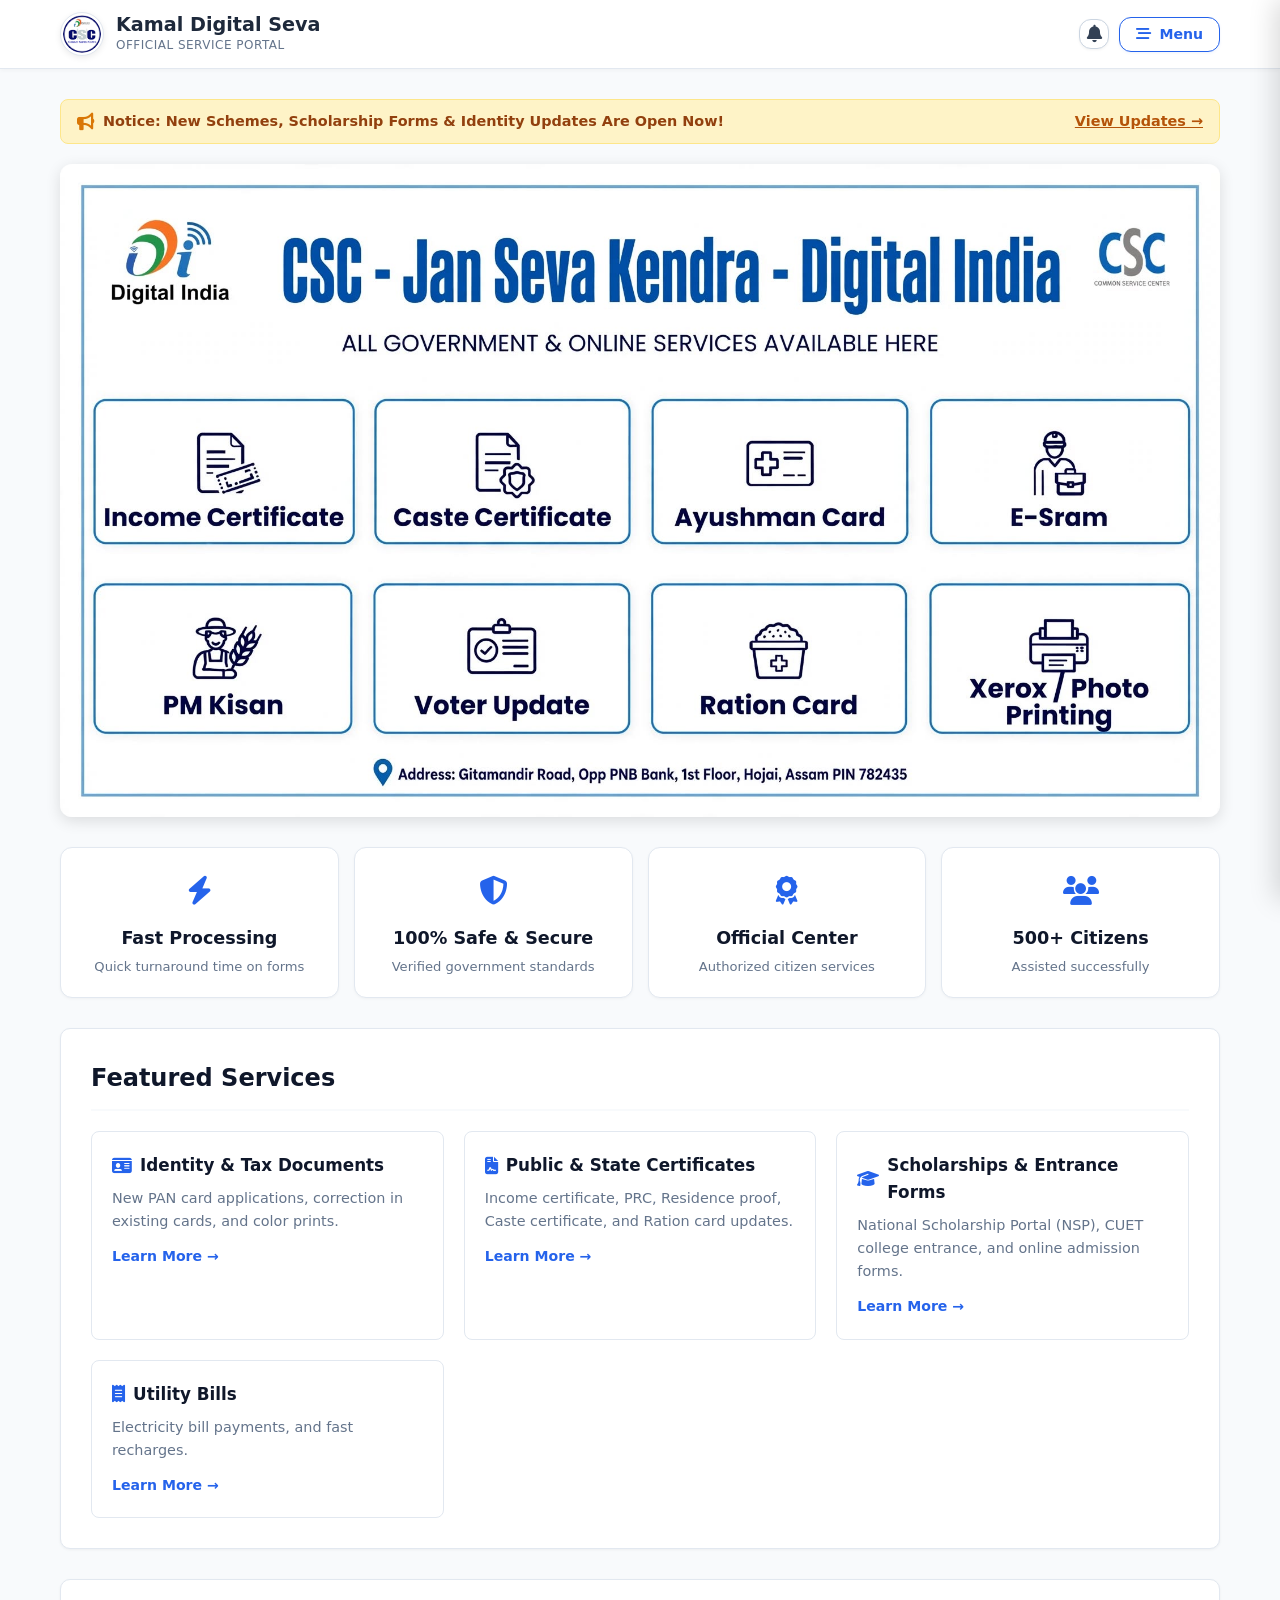
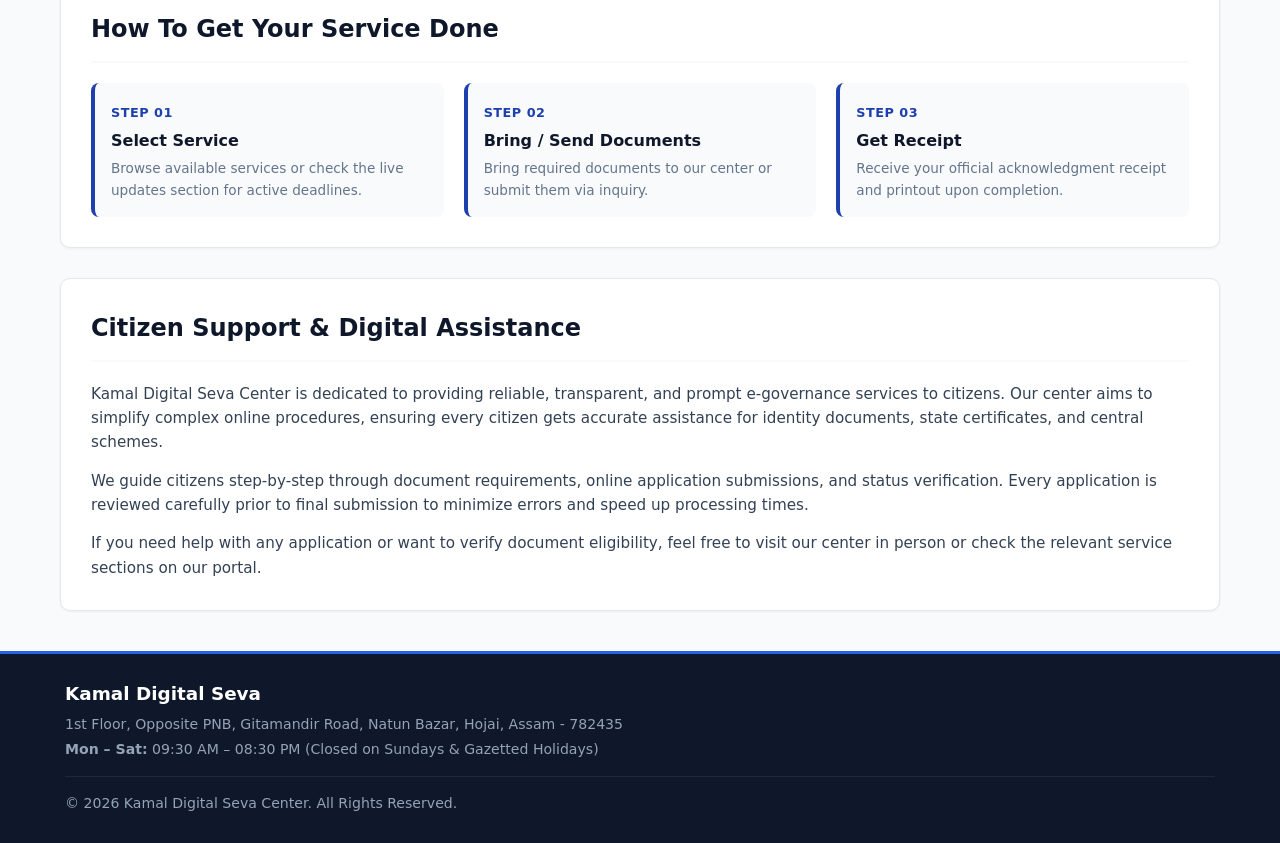
<file: index.html>
<!DOCTYPE html>
<html lang="en">
<head>
    <meta charset="UTF-8">
    <meta name="viewport" content="width=device-width, initial-scale=1.0">
    <title>Home | Kamal Digital Seva</title>
    <!-- Font Awesome Icons Link -->
    <link rel="stylesheet" href="https://cdnjs.cloudflare.com/ajax/libs/font-awesome/6.4.0/css/all.min.css">
    <link rel="stylesheet" href="style.css">
    <style>
        /* Modern Header Actions Layout */
        .header-actions {
            display: flex;
            align-items: center;
            gap: 10px;
        }

        /* Modernized Notification Bell Button */
        .bell-btn {
            position: relative;
            width: 30px;
            height: 30px;
            background: #ffffff;
            border: 1px solid #cbd5e1;
            color: #334155;
            border-radius: 12px;
            display: flex;
            align-items: center;
            justify-content: center;
            font-size: 1.1rem;
            cursor: pointer;
            transition: all 0.2s cubic-bezier(0.4, 0, 0.2, 1);
            box-shadow: 0 1px 3px rgba(0, 0, 0, 0.05);
        }

        .bell-btn:hover {
            background: #eff6ff;
            color: #2563eb;
            border-color: #93c5fd;
            transform: translateY(-1px);
            box-shadow: 0 4px 10px rgba(37, 99, 235, 0.15);
        }

        .bell-badge {
            position: absolute;
            top: -4px;
            right: -4px;
            background-color: #ef4444;
            color: #ffffff;
            font-size: 10px;
            font-weight: 700;
            min-width: 18px;
            height: 18px;
            padding: 0 4px;
            border-radius: 10px;
            display: flex;
            align-items: center;
            justify-content: center;
            border: 2px solid #ffffff;
            box-shadow: 0 2px 4px rgba(239, 68, 68, 0.3);
        }

        /* Professional Menu Button */
        .menu-toggle-btn {
            height: 35px;
            padding: 0 16px;
            background: #ffffff;
            border: 1.5px solid #2563eb;
            color: #2563eb;
            border-radius: 12px;
            font-family: inherit;
            font-size: 0.88rem;
            font-weight: 700;
            cursor: pointer;
            display: flex;
            align-items: center;
            gap: 8px;
            transition: all 0.2s cubic-bezier(0.4, 0, 0.2, 1);
            box-shadow: 0 1px 3px rgba(37, 99, 235, 0.08);
        }

        .menu-toggle-btn:hover {
            background: #2563eb;
            color: #ffffff;
            transform: translateY(-1px);
            box-shadow: 0 4px 12px rgba(37, 99, 235, 0.25);
        }

        .menu-toggle-btn i {
            font-size: 0.95rem;
        }

        /* Page Layout & Component Styling */
        .announcement-bar {
            background: #fef3c7;
            border: 1px solid #fde68a;
            color: #92400e;
            padding: 10px 16px;
            border-radius: 8px;
            margin-bottom: 20px;
            display: flex;
            align-items: center;
            justify-content: space-between;
            font-size: 0.9rem;
            font-weight: 600;
        }

        .announcement-bar .notice-text {
            display: flex;
            align-items: center;
            gap: 8px;
        }

        .announcement-bar i {
            color: #d97706;
            font-size: 1.1rem;
        }

        .announcement-bar a {
            color: #b45309;
            text-decoration: underline;
            font-weight: 700;
        }

        .stats-grid {
            display: grid;
            grid-template-columns: repeat(auto-fit, minmax(200px, 1fr));
            gap: 15px;
            margin-top: 30px;
        }

        .stat-card {
            background: #ffffff;
            border: 1px solid var(--border-color, #e2e8f0);
            padding: 20px;
            border-radius: 12px;
            text-align: center;
            box-shadow: 0 1px 3px rgba(0,0,0,0.04);
            transition: transform 0.2s ease, box-shadow 0.2s ease;
        }

        .stat-card:hover {
            transform: translateY(-2px);
            box-shadow: 0 4px 12px rgba(0,0,0,0.08);
        }

        .stat-card .icon {
            font-size: 1.8rem;
            margin-bottom: 10px;
            color: #2563eb;
            display: inline-block;
        }

        .stat-card h4 {
            font-size: 1.1rem;
            color: var(--primary, #0f172a);
            margin-bottom: 4px;
        }

        .stat-card p {
            font-size: 0.82rem;
            color: var(--text-muted, #64748b);
        }

        .card-item h4 {
            display: flex;
            align-items: center;
            gap: 8px;
            font-size: 1.05rem;
        }

        .card-item h4 i {
            color: #2563eb;
            font-size: 1.1rem;
        }

        .steps-grid {
            display: grid;
            grid-template-columns: repeat(auto-fit, minmax(240px, 1fr));
            gap: 20px;
            margin-top: 15px;
        }

        .step-card {
            background: #f8fafc;
            border-left: 4px solid var(--secondary, #2563eb);
            padding: 16px;
            border-radius: 8px;
        }

        .step-number {
            font-size: 0.8rem;
            font-weight: 800;
            color: var(--secondary, #2563eb);
            text-transform: uppercase;
            letter-spacing: 0.5px;
        }

        .step-card h4 {
            font-size: 1rem;
            color: var(--primary, #0f172a);
            margin: 4px 0;
        }

        .step-card p {
            font-size: 0.85rem;
            color: var(--text-muted, #64748b);
        }

        .btn-quick-link {
            display: inline-block;
            margin-top: 12px;
            color: var(--accent, #0284c7);
            text-decoration: none;
            font-weight: 600;
            font-size: 0.88rem;
        }

        .info-paragraph-section p {
            font-size: 0.95rem;
            line-height: 1.6;
            color: var(--text-color, #334155);
            margin-bottom: 14px;
        }

        .info-paragraph-section p:last-child {
            margin-bottom: 0;
        }

        /* -----------------------------------
           Left-Aligned Footer Styling
        ----------------------------------- */
        footer {
            background: #0f172a;
            color: #cbd5e1;
            padding: 25px 20px;
            margin-top: 40px;
            text-align: left;
            border-top: 3px solid #2563eb;
        }

        .footer-content {
            max-width: 1150px;
            margin: 0 auto;
        }

        .footer-content h3 {
            color: #ffffff;
            font-size: 1.15rem;
            margin-bottom: 6px;
            font-weight: 700;
        }

        .footer-content p {
            font-size: 0.88rem;
            color: #94a3b8;
            margin: 4px 0;
            line-height: 1.5;
        }

        .footer-timing {
            margin-top: 8px;
            font-size: 0.85rem;
            color: #e2e8f0;
        }

        .footer-bottom-text {
            margin-top: 15px;
            padding-top: 12px;
            border-top: 1px solid #1e293b;
            font-size: 0.8rem;
            color: #64748b;
        }
    </style>
</head>
<body>

    <!-- Header Navigation -->
    <header>
        <div class="header-container">
            <a href="index.html" class="brand">
                <img src="csc-logo.png" alt="CSC Digital Seva Logo" class="brand-logo-img">
                <div class="brand-title">
                    <h1 id="ui-center-name">Kamal Digital Seva</h1>
                    <p>Official Service Portal</p>
                </div>
            </a>
            
            <div class="header-actions">
                <!-- Notification Bell Button -->
                <button class="bell-btn" id="bellIconBtn" title="Live Updates Notifications" aria-label="Notifications">
                    <i class="fa-solid fa-bell"></i>
                    <span id="bell-badge" class="bell-badge" style="display: none;">0</span>
                </button>

                <!-- Primary Menu Button -->
                <button class="menu-toggle-btn" id="openDrawerBtn" aria-label="Toggle Navigation">
                    <i class="fa-solid fa-bars-staggered"></i>
                    <span>Menu</span>
                </button>
            </div>
        </div>
    </header>

    <!-- Side Drawer Navigation -->
    <div class="sidebar-overlay" id="drawerOverlay"></div>
    <nav class="side-drawer" id="sideDrawer">
        <div class="drawer-header">
            <h3>Navigation Menu</h3>
            <button class="close-drawer-btn" id="closeDrawerBtn">&times;</button>
        </div>
        <ul class="drawer-menu">
            <li><a href="index.html" class="active-page"><i class="fa-solid fa-house"></i> Overview (Home)</a></li>
            <li><a href="about.html"><i class="fa-solid fa-building"></i> About Us</a></li>
            <li><a href="services.html"><i class="fa-solid fa-gears"></i> Services</a></li>
            <li><a href="updates.html"><i class="fa-solid fa-bullhorn"></i> Live Updates</a></li>
            <li><a href="contact.html"><i class="fa-solid fa-location-dot"></i> Contact Us</a></li>
            <li><a href="status.html"><i class="fa-solid fa-magnifying-glass"></i> Track Status</a></li>
            <li><a href="faq.html"><i class="fa-solid fa-circle-question"></i> FAQ</a></li>
        </ul>
    </nav>

    <!-- Main Container Content -->
    <div class="container">

        <!-- Announcement Bar -->
        <div class="announcement-bar">
            <span class="notice-text">
                <i class="fa-solid fa-bullhorn"></i>
                <span><strong>Notice:</strong> New Schemes, Scholarship Forms & Identity Updates Are Open Now!</span>
            </span>
            <a href="updates.html">View Updates &rarr;</a>
        </div>

        <!-- Automatic Image Banner Slider -->
        <div class="slider-container">
            <div class="slider-wrapper" id="sliderWrapper">
                <!-- Slide 1: CSC Services Banner -->
                <div class="slide">
                    <img src="banner1.jpg" alt="CSC Services Banner" class="banner-img">
                </div>
                <!-- Slide 2: Why Choose Us Banner -->
                <div class="slide">
                    <img src="banner2.jpg" alt="Why Choose Us Banner" class="banner-img">
                </div>
            </div>

            <!-- Left / Right Control Buttons -->
            <button class="slider-btn prev-btn" id="prevSlideBtn" aria-label="Previous Slide">&#10094;</button>
            <button class="slider-btn next-btn" id="nextSlideBtn" aria-label="Next Slide">&#10095;</button>

            <!-- Bottom Dots Indicators -->
            <div class="slider-dots" id="sliderDots"></div>
        </div>

        <!-- Quick Stats / Trust Indicators -->
        <div class="stats-grid">
            <div class="stat-card">
                <div class="icon"><i class="fa-solid fa-bolt"></i></div>
                <h4>Fast Processing</h4>
                <p>Quick turnaround time on forms</p>
            </div>
            <div class="stat-card">
                <div class="icon"><i class="fa-solid fa-shield-halved"></i></div>
                <h4>100% Safe & Secure</h4>
                <p>Verified government standards</p>
            </div>
            <div class="stat-card">
                <div class="icon"><i class="fa-solid fa-award"></i></div>
                <h4>Official Center</h4>
                <p>Authorized citizen services</p>
            </div>
            <div class="stat-card">
                <div class="icon"><i class="fa-solid fa-users"></i></div>
                <h4>500+ Citizens</h4>
                <p>Assisted successfully</p>
            </div>
        </div>

        <!-- Featured Quick Services -->
        <section class="page-box" style="margin-top: 30px;">
            <h3 class="page-title">Featured Services</h3>
            <div class="grid-cards">
                <div class="card-item">
                    <h4><i class="fa-solid fa-id-card"></i> Identity & Tax Documents</h4>
                    <p>New PAN card applications, correction in existing cards, and color prints.</p>
                    <a href="services.html" class="btn-quick-link">Learn More &rarr;</a>
                </div>
                <div class="card-item">
                    <h4><i class="fa-solid fa-file-contract"></i> Public & State Certificates</h4>
                    <p>Income certificate, PRC, Residence proof, Caste certificate, and Ration card updates.</p>
                    <a href="services.html" class="btn-quick-link">Learn More &rarr;</a>
                </div>
                <div class="card-item">
                    <h4><i class="fa-solid fa-graduation-cap"></i> Scholarships & Entrance Forms</h4>
                    <p>National Scholarship Portal (NSP), CUET college entrance, and online admission forms.</p>
                    <a href="services.html" class="btn-quick-link">Learn More &rarr;</a>
                </div>
                <div class="card-item">
                    <h4><i class="fa-solid fa-receipt"></i> Utility Bills</h4>
                    <p>Electricity bill payments, and fast recharges.</p>
                    <a href="services.html" class="btn-quick-link">Learn More &rarr;</a>
                </div>
            </div>
        </section>

        <!-- How It Works Section -->
        <section class="page-box">
            <h3 class="page-title">How To Get Your Service Done</h3>
            <div class="steps-grid">
                <div class="step-card">
                    <span class="step-number">Step 01</span>
                    <h4>Select Service</h4>
                    <p>Browse available services or check the live updates section for active deadlines.</p>
                </div>
                <div class="step-card">
                    <span class="step-number">Step 02</span>
                    <h4>Bring / Send Documents</h4>
                    <p>Bring required documents to our center or submit them via inquiry.</p>
                </div>
                <div class="step-card">
                    <span class="step-number">Step 03</span>
                    <h4>Get Receipt</h4>
                    <p>Receive your official acknowledgment receipt and printout upon completion.</p>
                </div>
            </div>
        </section>

        <!-- Paragraphs Content Section -->
        <section class="page-box info-paragraph-section">
            <h3 class="page-title">Citizen Support & Digital Assistance</h3>
            <p>Kamal Digital Seva Center is dedicated to providing reliable, transparent, and prompt e-governance services to citizens. Our center aims to simplify complex online procedures, ensuring every citizen gets accurate assistance for identity documents, state certificates, and central schemes.</p>
            <p>We guide citizens step-by-step through document requirements, online application submissions, and status verification. Every application is reviewed carefully prior to final submission to minimize errors and speed up processing times.</p>
            <p>If you need help with any application or want to verify document eligibility, feel free to visit our center in person or check the relevant service sections on our portal.</p>
        </section>

    </div>

    <!-- Left Aligned Footer -->
    <footer>
        <div class="footer-content">
            <h3>Kamal Digital Seva</h3>
            <p>1st Floor, Opposite PNB, Gitamandir Road, Natun Bazar, Hojai, Assam - 782435</p>
            <p class="footer-timing"><strong>Mon – Sat:</strong> 09:30 AM – 08:30 PM (Closed on Sundays & Gazetted Holidays)</p>
            
            <div class="footer-bottom-text">
                <p>© 2026 Kamal Digital Seva Center. All Rights Reserved.</p>
            </div>
        </div>
    </footer>

    <script src="script.js"></script>
</body>
</html>
</file>
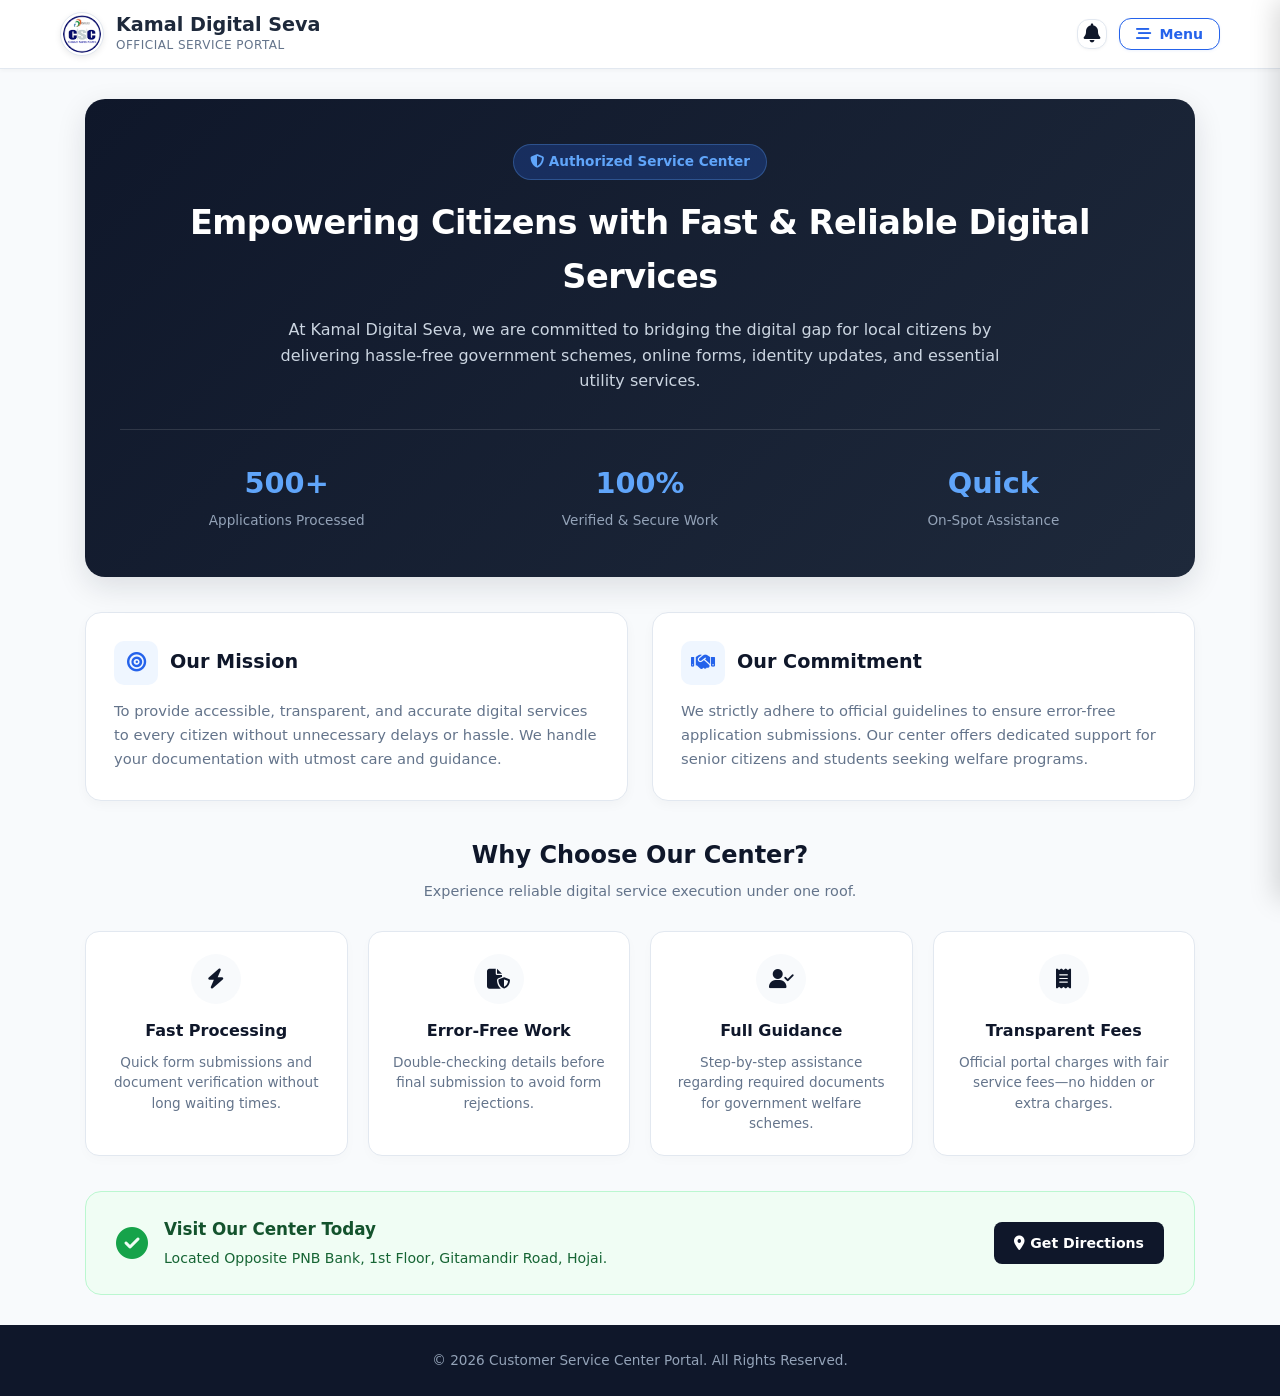
<file: about.html>
<!DOCTYPE html>
<html lang="en">
<head>
    <meta charset="UTF-8">
    <meta name="viewport" content="width=device-width, initial-scale=1.0">
    <title>About Us | Kamal Digital Seva</title>
    <link rel="stylesheet" href="style.css">
    <!-- Font Awesome Icons CDN -->
    <link rel="stylesheet" href="https://cdnjs.cloudflare.com/ajax/libs/font-awesome/6.5.1/css/all.min.css">
    <style>
        :root {
            --primary: #0f172a;
            --primary-accent: #2563eb;
            --success: #16a34a;
            --bg-light: #f8fafc;
            --border-color: #e2e8f0;
            --text-muted: #64748b;
        }

        /* Modern Header Actions Layout & Menu Button Styling */
        .header-actions {
            display: flex;
            align-items: center;
            gap: 12px;
        }

        .bell-container {
            position: relative;
            width: 30px;
            height: 30px;
            background: #ffffff;
            border: 1.5px solid #e2e8f0;
            border-radius: 12px;
            display: flex;
            align-items: center;
            justify-content: center;
            color: #0f172a;
            cursor: pointer;
            transition: all 0.2s ease;
            box-shadow: 0 1px 3px rgba(0, 0, 0, 0.04);
        }

        .bell-container:hover {
            border-color: #2563eb;
            color: #2563eb;
            transform: translateY(-1px);
        }

        .menu-toggle-btn {
            height: 32px;
            padding: 0 16px;
            background: #ffffff;
            border: 1.5px solid #2563eb;
            color: #2563eb;
            border-radius: 12px;
            font-family: inherit;
            font-size: 0.88rem;
            font-weight: 700;
            cursor: pointer;
            display: flex;
            align-items: center;
            gap: 8px;
            transition: all 0.2s cubic-bezier(0.4, 0, 0.2, 1);
            box-shadow: 0 1px 3px rgba(37, 99, 235, 0.08);
        }

        .menu-toggle-btn:hover {
            background: #2563eb;
            color: #ffffff;
            transform: translateY(-1px);
            box-shadow: 0 4px 12px rgba(37, 99, 235, 0.25);
        }

        .menu-toggle-btn i {
            font-size: 0.95rem;
        }

        .container {
            max-width: 1150px;
            margin: 30px auto;
            padding: 0 20px;
        }

        /* Hero / About Banner */
        .about-hero {
            background: linear-gradient(135deg, #0f172a 0%, #1e293b 100%);
            color: #ffffff;
            border-radius: 20px;
            padding: 45px 35px;
            text-align: center;
            box-shadow: 0 10px 30px rgba(15, 23, 42, 0.12);
            margin-bottom: 35px;
            position: relative;
            overflow: hidden;
        }

        .hero-badge {
            background: rgba(37, 99, 235, 0.25);
            color: #60a5fa;
            border: 1px solid rgba(96, 165, 250, 0.3);
            padding: 6px 16px;
            border-radius: 30px;
            font-size: 0.85rem;
            font-weight: 600;
            display: inline-block;
            margin-bottom: 16px;
        }

        .about-hero h2 {
            font-size: 2.1rem;
            font-weight: 800;
            margin: 0 0 14px 0;
            letter-spacing: -0.5px;
        }

        .about-hero p {
            font-size: 1rem;
            color: #cbd5e1;
            max-width: 750px;
            margin: 0 auto;
            line-height: 1.6;
        }

        /* Quick Stats Grid */
        .stats-grid {
            display: grid;
            grid-template-columns: repeat(3, 1fr);
            gap: 20px;
            margin-top: 35px;
            padding-top: 30px;
            border-top: 1px solid rgba(255, 255, 255, 0.12);
        }

        .stat-item h3 {
            font-size: 1.8rem;
            color: #60a5fa;
            margin: 0 0 4px 0;
            font-weight: 700;
        }

        .stat-item p {
            font-size: 0.85rem;
            color: #94a3b8;
            margin: 0;
        }

        /* Mission & Commitment Grid */
        .grid-2col {
            display: grid;
            grid-template-columns: 1fr 1fr;
            gap: 24px;
            margin-bottom: 35px;
        }

        .info-card {
            background: #ffffff;
            border: 1px solid var(--border-color);
            border-radius: 16px;
            padding: 28px;
            box-shadow: 0 4px 12px rgba(15, 23, 42, 0.03);
            transition: transform 0.25s ease;
        }

        .info-card:hover {
            transform: translateY(-4px);
            box-shadow: 0 10px 25px rgba(15, 23, 42, 0.08);
        }

        .card-title-group {
            display: flex;
            align-items: center;
            gap: 12px;
            margin-bottom: 14px;
        }

        .card-icon-box {
            width: 44px;
            height: 44px;
            background: #eff6ff;
            color: var(--primary-accent);
            border-radius: 10px;
            display: flex;
            align-items: center;
            justify-content: center;
            font-size: 1.2rem;
            flex-shrink: 0;
        }

        .info-card h3 {
            font-size: 1.2rem;
            color: var(--primary);
            margin: 0;
            font-weight: 700;
        }

        .info-card p {
            font-size: 0.92rem;
            color: var(--text-muted);
            line-height: 1.65;
            margin: 0;
        }

        /* Highlights / Key Features Grid */
        .section-header {
            text-align: center;
            margin-bottom: 28px;
        }

        .section-header h3 {
            font-size: 1.5rem;
            color: var(--primary);
            margin: 0 0 6px 0;
            font-weight: 700;
        }

        .section-header p {
            color: var(--text-muted);
            font-size: 0.9rem;
            margin: 0;
        }

        .features-grid {
            display: grid;
            grid-template-columns: repeat(4, 1fr);
            gap: 20px;
            margin-bottom: 35px;
        }

        .feature-card {
            background: #ffffff;
            border: 1px solid var(--border-color);
            border-radius: 14px;
            padding: 22px;
            text-align: center;
            box-shadow: 0 4px 12px rgba(15, 23, 42, 0.02);
            transition: all 0.25s ease;
        }

        .feature-card:hover {
            border-color: var(--primary-accent);
            box-shadow: 0 8px 20px rgba(37, 99, 235, 0.08);
        }

        .feature-icon {
            width: 50px;
            height: 50px;
            background: var(--bg-light);
            color: var(--primary);
            border-radius: 50%;
            display: flex;
            align-items: center;
            justify-content: center;
            font-size: 1.25rem;
            margin: 0 auto 14px auto;
        }

        .feature-card h4 {
            font-size: 1rem;
            color: var(--primary);
            margin: 0 0 8px 0;
            font-weight: 700;
        }

        .feature-card p {
            font-size: 0.85rem;
            color: var(--text-muted);
            line-height: 1.5;
            margin: 0;
        }

        /* Center Verification Banner */
        .center-meta-box {
            background: #f0fdf4;
            border: 1px solid #bbf7d0;
            border-radius: 16px;
            padding: 24px 30px;
            display: flex;
            align-items: center;
            justify-content: space-between;
            gap: 20px;
            margin-bottom: 20px;
        }

        .meta-text {
            display: flex;
            align-items: center;
            gap: 16px;
        }

        .meta-text i {
            font-size: 2rem;
            color: var(--success);
        }

        .meta-text div h4 {
            margin: 0 0 4px 0;
            font-size: 1.05rem;
            color: #14532d;
            font-weight: 700;
        }

        .meta-text div p {
            margin: 0;
            font-size: 0.88rem;
            color: #166534;
        }

        .btn-visit {
            background: var(--primary);
            color: #ffffff;
            text-decoration: none;
            padding: 10px 20px;
            border-radius: 8px;
            font-size: 0.88rem;
            font-weight: 600;
            white-space: nowrap;
            transition: opacity 0.2s;
        }

        .btn-visit:hover {
            opacity: 0.9;
        }

        /* Responsive Styles */
        @media (max-width: 992px) {
            .features-grid {
                grid-template-columns: repeat(2, 1fr);
            }
        }

        @media (max-width: 768px) {
            .grid-2col {
                grid-template-columns: 1fr;
            }

            .center-meta-box {
                flex-direction: column;
                text-align: center;
            }

            .meta-text {
                flex-direction: column;
            }
        }

        @media (max-width: 600px) {
            .features-grid {
                grid-template-columns: 1fr;
            }

            .stats-grid {
                grid-template-columns: 1fr;
                gap: 16px;
            }

            .about-hero {
                padding: 30px 20px;
            }

            .about-hero h2 {
                font-size: 1.6rem;
            }
        }
    </style>
</head>
<body>

    <!-- Header Navigation -->
    <header>
        <div class="header-container">
            <a href="index.html" class="brand">
                <img src="csc-logo.png" alt="CSC Digital Seva Logo" class="brand-logo-img">
                <div class="brand-title">
                    <h1 id="ui-center-name">Kamal Digital Seva</h1>
                    <p>Official Service Portal</p>
                </div>
            </a>
            <div class="header-actions">
                <!-- 🔔 Notification Bell Icon -->
                <div class="bell-container" id="bellIconBtn" title="Live Updates Notifications">
                    <i class="fa-solid fa-bell"></i>
                    <span id="bell-badge" class="bell-badge" style="display: none;">0</span>
                </div>
                <button class="menu-toggle-btn" id="openDrawerBtn" aria-label="Toggle Navigation">
                    <i class="fa-solid fa-bars-staggered"></i>
                    <span>Menu</span>
                </button>
            </div>
        </div>
    </header>

    <!-- Side Drawer Navigation -->
    <div class="sidebar-overlay" id="drawerOverlay"></div>
    <nav class="side-drawer" id="sideDrawer">
        <div class="drawer-header">
            <h3>Navigation Menu</h3>
            <button class="close-drawer-btn" id="closeDrawerBtn">&times;</button>
        </div>
        <ul class="drawer-menu">
            <li><a href="index.html"><i class="fa-solid fa-house"></i> Overview (Home)</a></li>
            <li><a href="about.html" class="active-page"><i class="fa-solid fa-building"></i> About Us</a></li>
            <li><a href="services.html"><i class="fa-solid fa-gears"></i> Services</a></li>
            <li><a href="updates.html"><i class="fa-solid fa-bullhorn"></i> Live Updates</a></li>
            <li><a href="contact.html"><i class="fa-solid fa-location-dot"></i> Contact Us</a></li>
            <li><a href="status.html"><i class="fa-solid fa-magnifying-glass"></i> Track Status</a></li>
            <li><a href="faq.html"><i class="fa-solid fa-circle-question"></i> FAQ</a></li>
        </ul>
    </nav>

    <!-- Main Container Content -->
    <div class="container">

        <!-- Hero Banner -->
        <section class="about-hero">
            <span class="hero-badge"><i class="fa-solid fa-shield-halved"></i> Authorized Service Center</span>
            <h2>Empowering Citizens with Fast & Reliable Digital Services</h2>
            <p>At Kamal Digital Seva, we are committed to bridging the digital gap for local citizens by delivering hassle-free government schemes, online forms, identity updates, and essential utility services.</p>
            
            <div class="stats-grid">
                <div class="stat-item">
                    <h3>500+</h3>
                    <p>Applications Processed</p>
                </div>
                <div class="stat-item">
                    <h3>100%</h3>
                    <p>Verified & Secure Work</p>
                </div>
                <div class="stat-item">
                    <h3>Quick</h3>
                    <p>On-Spot Assistance</p>
                </div>
            </div>
        </section>

        <!-- Mission & Commitment Grid -->
        <div class="grid-2col">
            <div class="info-card">
                <div class="card-title-group">
                    <div class="card-icon-box">
                        <i class="fa-solid fa-bullseye"></i>
                    </div>
                    <h3>Our Mission</h3>
                </div>
                <p>To provide accessible, transparent, and accurate digital services to every citizen without unnecessary delays or hassle. We handle your documentation with utmost care and guidance.</p>
            </div>

            <div class="info-card">
                <div class="card-title-group">
                    <div class="card-icon-box">
                        <i class="fa-solid fa-handshake"></i>
                    </div>
                    <h3>Our Commitment</h3>
                </div>
                <p>We strictly adhere to official guidelines to ensure error-free application submissions. Our center offers dedicated support for senior citizens and students seeking welfare programs.</p>
            </div>
        </div>

        <!-- Key Features Section -->
        <div class="section-header">
            <h3>Why Choose Our Center?</h3>
            <p>Experience reliable digital service execution under one roof.</p>
        </div>

        <div class="features-grid">
            <div class="feature-card">
                <div class="feature-icon">
                    <i class="fa-solid fa-bolt"></i>
                </div>
                <h4>Fast Processing</h4>
                <p>Quick form submissions and document verification without long waiting times.</p>
            </div>

            <div class="feature-card">
                <div class="feature-icon">
                    <i class="fa-solid fa-file-shield"></i>
                </div>
                <h4>Error-Free Work</h4>
                <p>Double-checking details before final submission to avoid form rejections.</p>
            </div>

            <div class="feature-card">
                <div class="feature-icon">
                    <i class="fa-solid fa-user-check"></i>
                </div>
                <h4>Full Guidance</h4>
                <p>Step-by-step assistance regarding required documents for government welfare schemes.</p>
            </div>

            <div class="feature-card">
                <div class="feature-icon">
                    <i class="fa-solid fa-receipt"></i>
                </div>
                <h4>Transparent Fees</h4>
                <p>Official portal charges with fair service fees—no hidden or extra charges.</p>
            </div>
        </div>

        <!-- Verified Center Meta Box -->
        <div class="center-meta-box">
            <div class="meta-text">
                <i class="fa-solid fa-circle-check"></i>
                <div>
                    <h4>Visit Our Center Today</h4>
                    <p>Located Opposite PNB Bank, 1st Floor, Gitamandir Road, Hojai.</p>
                </div>
            </div>
            <a href="contact.html" class="btn-visit">
                <i class="fa-solid fa-location-dot"></i> Get Directions
            </a>
        </div>

    </div>

    <!-- Footer -->
    <footer>
        <p>© 2026 Customer Service Center Portal. All Rights Reserved.</p>
    </footer>

    <script src="script.js"></script>
</body>
</html>
</file>
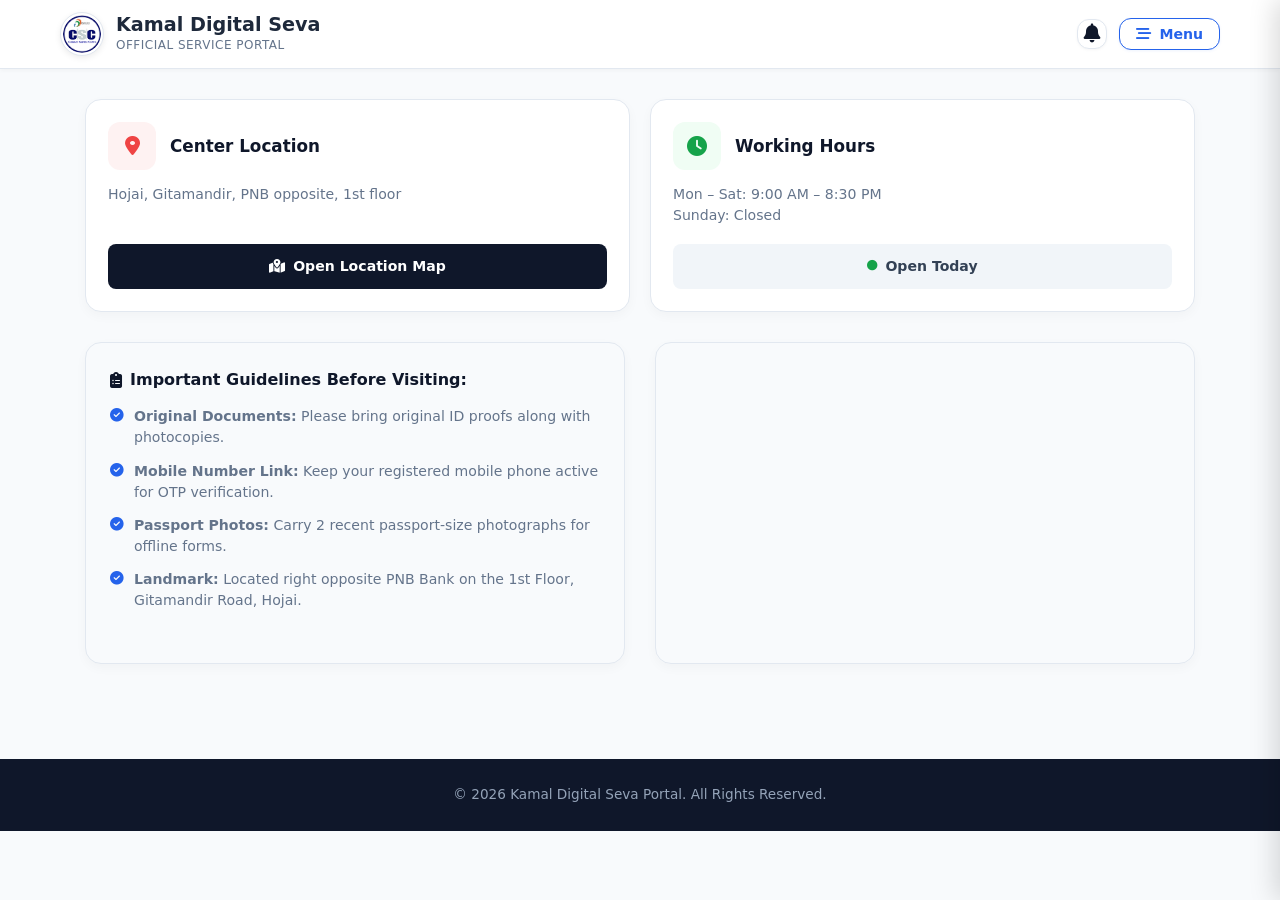
<file: contact.html>
<!DOCTYPE html>
<html lang="en">
<head>
    <meta charset="UTF-8">
    <meta name="viewport" content="width=device-width, initial-scale=1.0">
    <title>Contact Us | Kamal Digital Seva</title>
    <link rel="stylesheet" href="style.css">
    <!-- Font Awesome Icons CDN -->
    <link rel="stylesheet" href="https://cdnjs.cloudflare.com/ajax/libs/font-awesome/6.5.1/css/all.min.css">
    <style>
        :root {
            --primary: #0f172a;
            --primary-accent: #2563eb;
            --success: #16a34a;
            --bg-light: #f8fafc;
            --border-color: #e2e8f0;
            --text-muted: #64748b;
        }

        /* Modern Header Actions Layout & Menu Button Styling */
        .header-actions {
            display: flex;
            align-items: center;
            gap: 12px;
        }

        .bell-container {
            position: relative;
            width: 30px;
            height: 30px;
            background: #ffffff;
            border: 1.5px solid #e2e8f0;
            border-radius: 12px;
            display: flex;
            align-items: center;
            justify-content: center;
            color: #0f172a;
            cursor: pointer;
            transition: all 0.2s ease;
            box-shadow: 0 1px 3px rgba(0, 0, 0, 0.04);
        }

        .bell-container:hover {
            border-color: #2563eb;
            color: #2563eb;
            transform: translateY(-1px);
        }

        .menu-toggle-btn {
            height: 32px;
            padding: 0 16px;
            background: #ffffff;
            border: 1.5px solid #2563eb;
            color: #2563eb;
            border-radius: 12px;
            font-family: inherit;
            font-size: 0.88rem;
            font-weight: 700;
            cursor: pointer;
            display: flex;
            align-items: center;
            gap: 8px;
            transition: all 0.2s cubic-bezier(0.4, 0, 0.2, 1);
            box-shadow: 0 1px 3px rgba(37, 99, 235, 0.08);
        }

        .menu-toggle-btn:hover {
            background: #2563eb;
            color: #ffffff;
            transform: translateY(-1px);
            box-shadow: 0 4px 12px rgba(37, 99, 235, 0.25);
        }

        .menu-toggle-btn i {
            font-size: 0.95rem;
        }

        .container {
            max-width: 1150px;
            margin: 30px auto;
            padding: 0 20px;
        }

        .contact-grid {
            display: grid;
            grid-template-columns: repeat(2, 1fr);
            gap: 20px;
            margin-bottom: 30px;
        }

        .contact-card {
            background: #ffffff;
            border: 1px solid var(--border-color);
            border-radius: 16px;
            padding: 22px;
            box-shadow: 0 4px 12px rgba(15, 23, 42, 0.03);
            display: flex;
            flex-direction: column;
            justify-content: space-between;
            transition: all 0.25s ease;
        }

        .contact-card:hover {
            transform: translateY(-4px);
            box-shadow: 0 10px 25px rgba(15, 23, 42, 0.08);
            border-color: #cbd5e1;
        }

        .card-header-info {
            display: flex;
            align-items: center;
            gap: 14px;
            margin-bottom: 14px;
        }

        .card-icon {
            font-size: 1.25rem;
            width: 48px;
            height: 48px;
            display: flex;
            align-items: center;
            justify-content: center;
            border-radius: 12px;
            flex-shrink: 0;
        }

        .card-icon.location-icon {
            background: #fef2f2;
            color: #ef4444;
        }

        .card-icon.time-icon {
            background: #f0fdf4;
            color: #16a34a;
        }

        .contact-card h4 {
            font-size: 1.05rem;
            font-weight: 700;
            color: var(--primary);
            margin: 0;
        }

        .contact-card p {
            font-size: 0.88rem;
            color: var(--text-muted);
            margin-bottom: 18px;
            line-height: 1.5;
            word-break: break-word;
        }

        .btn-contact-action {
            display: inline-flex;
            align-items: center;
            justify-content: center;
            gap: 8px;
            width: 100%;
            padding: 11px 16px;
            border-radius: 8px;
            font-weight: 600;
            text-decoration: none;
            font-size: 0.88rem;
            transition: opacity 0.2s;
            box-sizing: border-box;
        }

        .btn-contact-action:hover {
            opacity: 0.92;
        }

        .btn-map { background: var(--primary); color: #ffffff; }

        .status-badge {
            background: #f1f5f9;
            color: #334155;
            cursor: default;
            display: inline-flex;
            align-items: center;
            justify-content: center;
            gap: 8px;
            padding: 11px;
            border-radius: 8px;
            font-weight: 600;
            font-size: 0.88rem;
        }

        .status-badge i {
            color: var(--success);
            font-size: 0.65rem;
        }

        .contact-main-grid {
            display: grid;
            grid-template-columns: 1fr 1fr;
            gap: 30px;
            align-items: stretch;
        }

        .guidelines-box {
            background: var(--bg-light);
            border: 1px solid var(--border-color);
            border-radius: 16px;
            padding: 24px;
            box-shadow: 0 4px 12px rgba(15, 23, 42, 0.03);
            height: 100%;
            box-sizing: border-box;
        }

        .guidelines-box h4 {
            color: var(--primary);
            margin-top: 0;
            margin-bottom: 14px;
            font-size: 1rem;
            display: flex;
            align-items: center;
            gap: 8px;
        }

        .guidelines-box ul {
            padding-left: 0;
            list-style: none;
            margin: 0;
            color: var(--text-muted);
            font-size: 0.88rem;
        }

        .guidelines-box li {
            margin-bottom: 12px;
            line-height: 1.5;
            display: flex;
            align-items: flex-start;
            gap: 10px;
        }

        .guidelines-box li i {
            color: var(--primary-accent);
            margin-top: 3px;
            font-size: 0.85rem;
        }

        .map-box {
            width: 100%;
            height: 100%;
            min-height: 280px;
            border-radius: 16px;
            overflow: hidden;
            border: 1px solid var(--border-color);
            box-shadow: 0 4px 12px rgba(15, 23, 42, 0.03);
        }

        .map-box iframe {
            width: 100%;
            height: 100%;
            border: 0;
        }

        @media (max-width: 850px) {
            .contact-main-grid {
                grid-template-columns: 1fr;
            }
        }

        @media (max-width: 600px) {
            .contact-grid {
                grid-template-columns: 1fr;
            }
        }
    </style>
</head>
<body>

    <!-- Header Navigation -->
    <header>
        <div class="header-container">
            <a href="index.html" class="brand">
                <img src="csc-logo.png" alt="CSC Digital Seva Logo" class="brand-logo-img">
                <div class="brand-title">
                    <h1 id="ui-center-name">Kamal Digital Seva</h1>
                    <p>Official Service Portal</p>
                </div>
            </a>
            <div class="header-actions">
                <!-- 🔔 Notification Bell Icon -->
                <div class="bell-container" id="bellIconBtn" title="Live Updates Notifications">
                    <i class="fa-solid fa-bell"></i>
                    <span id="bell-badge" class="bell-badge" style="display: none;">0</span>
                </div>
                <button class="menu-toggle-btn" id="openDrawerBtn" aria-label="Toggle Navigation">
                    <i class="fa-solid fa-bars-staggered"></i>
                    <span>Menu</span>
                </button>
            </div>
        </div>
    </header>

    <!-- Side Drawer Navigation -->
    <div class="sidebar-overlay" id="drawerOverlay"></div>
    <nav class="side-drawer" id="sideDrawer">
        <div class="drawer-header">
            <h3>Navigation Menu</h3>
            <button class="close-drawer-btn" id="closeDrawerBtn">&times;</button>
        </div>
        <ul class="drawer-menu">
            <li><a href="index.html"><i class="fa-solid fa-house"></i> Overview (Home)</a></li>
            <li><a href="about.html"><i class="fa-solid fa-building"></i> About Us</a></li>
            <li><a href="services.html"><i class="fa-solid fa-gears"></i> Services</a></li>
            <li><a href="updates.html"><i class="fa-solid fa-bullhorn"></i> Live Updates</a></li>
            <li><a href="contact.html" class="active-page"><i class="fa-solid fa-location-dot"></i> Contact Us</a></li>
            <li><a href="faq.html"><i class="fa-solid fa-circle-question"></i> FAQ</a></li>
            <li><a href="status.html"><i class="fa-solid fa-magnifying-glass"></i> Track Status</a></li>
            
        </ul>
    </nav>

    <!-- Main Container Content -->
    <div class="container">

        <!-- Top Row: Location & Hours -->
        <div class="contact-grid">
            
            <!-- Address Card -->
            <div class="contact-card">
                <div>
                    <div class="card-header-info">
                        <div class="card-icon location-icon">
                            <i class="fa-solid fa-location-dot"></i>
                        </div>
                        <h4>Center Location</h4>
                    </div>
                    <p>Hojai, Gitamandir, PNB opposite, 1st floor</p>
                </div>
                <a href="https://maps.google.com/?q=Gitamandir+Hojai" target="_blank" rel="noopener noreferrer" class="btn-contact-action btn-map">
                    <i class="fa-solid fa-map-location-dot"></i> Open Location Map
                </a>
            </div>

            <!-- Working Hours Card -->
            <div class="contact-card">
                <div>
                    <div class="card-header-info">
                        <div class="card-icon time-icon">
                            <i class="fa-solid fa-clock"></i>
                        </div>
                        <h4>Working Hours</h4>
                    </div>
                    <p>Mon – Sat: 9:00 AM – 8:30 PM<br>Sunday: Closed</p>
                </div>
                <div class="status-badge">
                    <i class="fa-solid fa-circle"></i> Open Today
                </div>
            </div>

        </div>

        <!-- Bottom Grid: Guidelines & Google Map -->
        <div class="contact-main-grid">
            
            <!-- Guidelines Box -->
            <div class="guidelines-box">
                <h4><i class="fa-solid fa-clipboard-list"></i> Important Guidelines Before Visiting:</h4>
                <ul>
                    <li>
                        <i class="fa-solid fa-circle-check"></i>
                        <span><strong>Original Documents:</strong> Please bring original ID proofs along with photocopies.</span>
                    </li>
                    <li>
                        <i class="fa-solid fa-circle-check"></i>
                        <span><strong>Mobile Number Link:</strong> Keep your registered mobile phone active for OTP verification.</span>
                    </li>
                    <li>
                        <i class="fa-solid fa-circle-check"></i>
                        <span><strong>Passport Photos:</strong> Carry 2 recent passport-size photographs for offline forms.</span>
                    </li>
                    <li>
                        <i class="fa-solid fa-circle-check"></i>
                        <span><strong>Landmark:</strong> Located right opposite PNB Bank on the 1st Floor, Gitamandir Road, Hojai.</span>
                    </li>
                </ul>
            </div>

            <!-- Google Map Box -->
            <div class="map-box">
                <iframe 
                    src="https://www.google.com/maps/embed?pb=!1m18!1m12!1m3!1d14333.123456789!2d92.85!3d26.00!2m3!1f0!2f0!3f0!3m2!1i1024!2i768!4f13.1!3m3!1m2!1s0x0%3A0x0!2zMjbCsDAwJzAwLjAiTiA5MsKwNTEnMDAuMCJF!5e0!3m2!1sen!2sin!4v1600000000000!5m2!1sen!2sin" 
                    allowfullscreen="" 
                    loading="lazy"
                    referrerpolicy="no-referrer-when-downgrade">
                </iframe>
            </div>

        </div>

    </div>

    <!-- Footer -->
    <footer>
        <p>© 2026 Kamal Digital Seva Portal. All Rights Reserved.</p>
    </footer>

    <script src="script.js"></script>
</body>
</html>
</file>
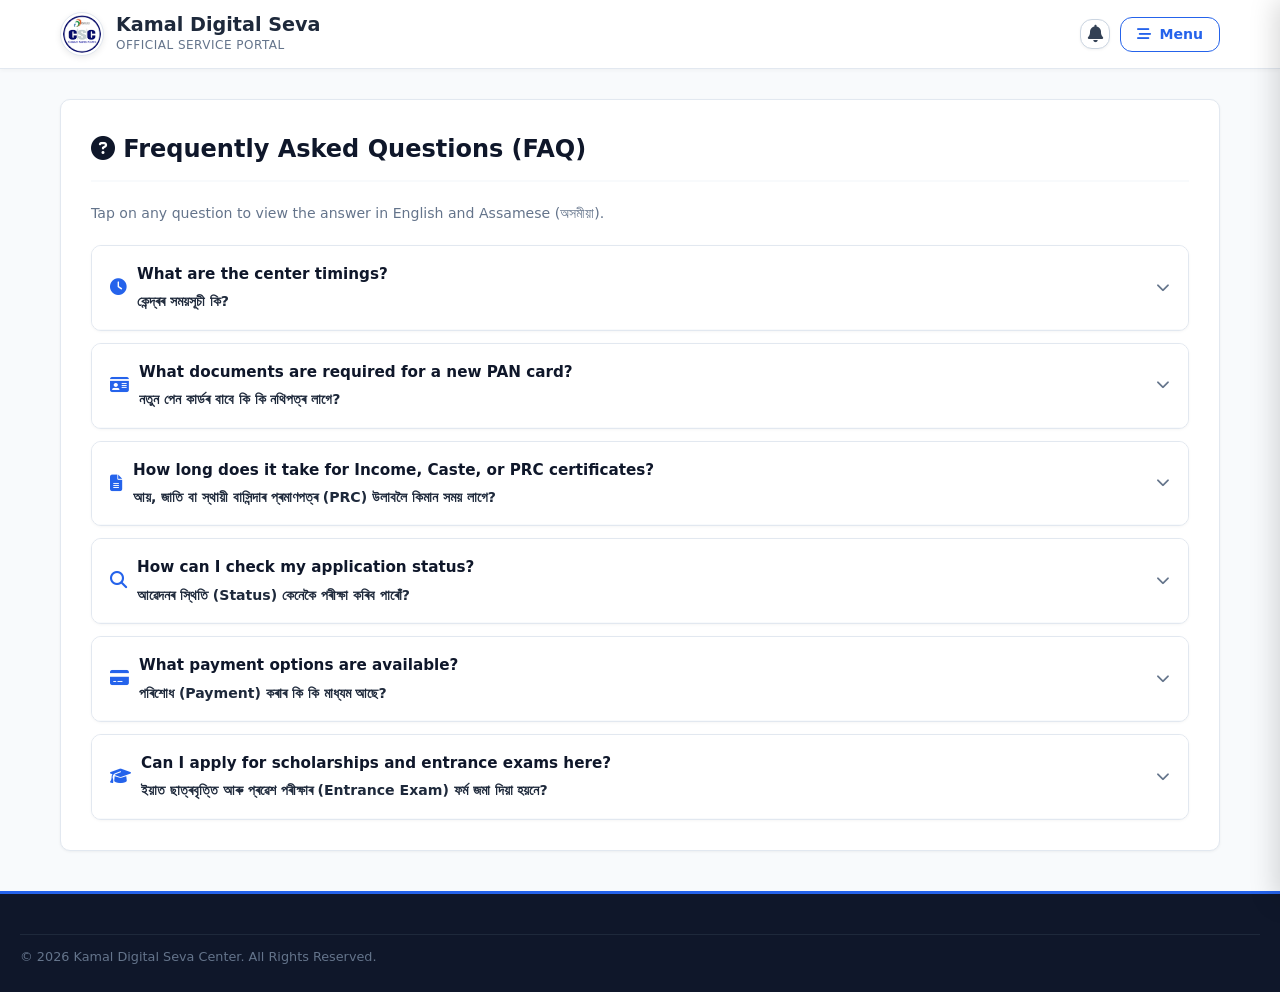
<file: faq.html>
<!DOCTYPE html>
<html lang="en">
<head>
    <meta charset="UTF-8">
    <meta name="viewport" content="width=device-width, initial-scale=1.0">
    <title>FAQ | Kamal Digital Seva</title>
    <!-- Font Awesome Icons Link -->
    <link rel="stylesheet" href="https://cdnjs.cloudflare.com/ajax/libs/font-awesome/6.4.0/css/all.min.css">
    <link rel="stylesheet" href="style.css">
    <style>
        .header-actions {
            display: flex;
            align-items: center;
            gap: 10px;
        }

        .bell-btn {
            position: relative;
            width: 30px;
            height: 30px;
            background: #ffffff;
            border: 1px solid #cbd5e1;
            color: #334155;
            border-radius: 12px;
            display: flex;
            align-items: center;
            justify-content: center;
            font-size: 1.1rem;
            cursor: pointer;
            transition: all 0.2s cubic-bezier(0.4, 0, 0.2, 1);
            box-shadow: 0 1px 3px rgba(0, 0, 0, 0.05);
        }

        .bell-btn:hover {
            background: #eff6ff;
            color: #2563eb;
            border-color: #93c5fd;
            transform: translateY(-1px);
        }

        .bell-badge {
            position: absolute;
            top: -4px;
            right: -4px;
            background-color: #ef4444;
            color: #ffffff;
            font-size: 10px;
            font-weight: 700;
            min-width: 18px;
            height: 18px;
            padding: 0 4px;
            border-radius: 10px;
            display: flex;
            align-items: center;
            justify-content: center;
            border: 2px solid #ffffff;
        }

        .menu-toggle-btn {
            height: 35px;
            padding: 0 16px;
            background: #ffffff;
            border: 1.5px solid #2563eb;
            color: #2563eb;
            border-radius: 12px;
            font-family: inherit;
            font-size: 0.88rem;
            font-weight: 700;
            cursor: pointer;
            display: flex;
            align-items: center;
            gap: 8px;
            transition: all 0.2s cubic-bezier(0.4, 0, 0.2, 1);
        }

        .menu-toggle-btn:hover {
            background: #2563eb;
            color: #ffffff;
        }

        /* Accordion / Dropdown Styling */
        .faq-list {
            display: flex;
            flex-direction: column;
            gap: 12px;
            margin-top: 20px;
        }

        .faq-item {
            background: #ffffff;
            border: 1px solid #e2e8f0;
            border-radius: 10px;
            overflow: hidden;
            box-shadow: 0 1px 3px rgba(0,0,0,0.04);
            transition: border-color 0.2s ease, box-shadow 0.2s ease;
        }

        .faq-item.active {
            border-color: #93c5fd;
            box-shadow: 0 4px 12px rgba(37, 99, 235, 0.08);
        }

        .faq-question {
            font-size: 0.95rem;
            color: #0f172a;
            font-weight: 700;
            padding: 16px 18px;
            display: flex;
            align-items: center;
            justify-content: space-between;
            cursor: pointer;
            user-select: none;
            background: #ffffff;
            transition: background 0.2s ease;
        }

        .faq-question:hover {
            background: #f8fafc;
        }

        .faq-title {
            display: flex;
            align-items: center;
            gap: 10px;
        }

        .faq-title i {
            color: #2563eb;
            font-size: 1.05rem;
        }

        .faq-arrow {
            color: #64748b;
            font-size: 0.85rem;
            transition: transform 0.3s cubic-bezier(0.4, 0, 0.2, 1);
        }

        .faq-item.active .faq-arrow {
            transform: rotate(180deg);
            color: #2563eb;
        }

        .faq-answer {
            max-height: 0;
            overflow: hidden;
            transition: max-height 0.3s ease-out, padding 0.3s ease;
            background: #f8fafc;
            padding: 0 18px;
            font-size: 0.9rem;
            color: #475569;
            line-height: 1.6;
            border-top: 1px solid transparent;
        }

        .faq-item.active .faq-answer {
            max-height: 350px;
            padding: 14px 18px 16px 18px;
            border-top: 1px solid #e2e8f0;
        }

        .asm-text {
            display: block;
            margin-top: 4px;
            font-size: 0.88rem;
            color: #1e293b;
            font-weight: 600;
        }

        .asm-ans {
            display: block;
            margin-top: 6px;
            color: #334155;
        }

        /* Footer Styling */
        footer {
            background: #0f172a;
            color: #cbd5e1;
            padding: 25px 20px;
            margin-top: 40px;
            text-align: left;
            border-top: 3px solid #2563eb;
        }

        .footer-content {
            max-width: 1150px;
            margin: 0 auto;
        }

        .footer-content h3 {
            color: #ffffff;
            font-size: 1.15rem;
            margin-bottom: 6px;
            font-weight: 700;
        }

        .footer-content p {
            font-size: 0.88rem;
            color: #94a3b8;
            margin: 4px 0;
            line-height: 1.5;
        }

        .footer-timing {
            margin-top: 8px;
            font-size: 0.85rem;
            color: #e2e8f0;
        }

        .footer-bottom-text {
            margin-top: 15px;
            padding-top: 12px;
            border-top: 1px solid #1e293b;
            font-size: 0.8rem;
            color: #64748b;
        }
    </style>
</head>
<body>

    <!-- Header Navigation -->
    <header>
        <div class="header-container">
            <a href="index.html" class="brand">
                <img src="csc-logo.png" alt="CSC Digital Seva Logo" class="brand-logo-img">
                <div class="brand-title">
                    <h1 id="ui-center-name">Kamal Digital Seva</h1>
                    <p>Official Service Portal</p>
                </div>
            </a>
            
            <div class="header-actions">
                <button class="bell-btn" id="bellIconBtn" title="Live Updates Notifications" aria-label="Notifications">
                    <i class="fa-solid fa-bell"></i>
                    <span id="bell-badge" class="bell-badge" style="display: none;">0</span>
                </button>

                <button class="menu-toggle-btn" id="openDrawerBtn" aria-label="Toggle Navigation">
                    <i class="fa-solid fa-bars-staggered"></i>
                    <span>Menu</span>
                </button>
            </div>
        </div>
    </header>

    <!-- Side Drawer Navigation -->
    <div class="sidebar-overlay" id="drawerOverlay"></div>
    <nav class="side-drawer" id="sideDrawer">
        <div class="drawer-header">
            <h3>Navigation Menu</h3>
            <button class="close-drawer-btn" id="closeDrawerBtn">&times;</button>
        </div>
        <ul class="drawer-menu">
            <li><a href="index.html"><i class="fa-solid fa-house"></i> Overview (Home)</a></li>
            <li><a href="about.html"><i class="fa-solid fa-building"></i> About Us</a></li>
            <li><a href="services.html"><i class="fa-solid fa-gears"></i> Services</a></li>
            <li><a href="updates.html"><i class="fa-solid fa-bullhorn"></i> Live Updates</a></li>
            <li><a href="contact.html"><i class="fa-solid fa-location-dot"></i> Contact Us</a></li>
            <li><a href="status.html"><i class="fa-solid fa-magnifying-glass"></i> Track Status</a></li>
            <li><a href="faq.html" class="active-page"><i class="fa-solid fa-circle-question"></i> FAQ</a></li>
        </ul>
    </nav>

    <!-- Main Content -->
    <div class="container">
        <section class="page-box">
            <h3 class="page-title"><i class="fa-solid fa-circle-question"></i> Frequently Asked Questions (FAQ)</h3>
            <p style="color: #64748b; font-size: 0.88rem; margin-bottom: 20px;">
                Tap on any question to view the answer in English and Assamese (অসমীয়া).
            </p>

            <div class="faq-list">

                <!-- FAQ Item 1 -->
                <div class="faq-item">
                    <div class="faq-question">
                        <div class="faq-title">
                            <i class="fa-solid fa-clock"></i>
                            <div>
                                <span>What are the center timings?</span>
                                <span class="asm-text">কেন্দ্ৰৰ সময়সূচী কি?</span>
                            </div>
                        </div>
                        <i class="fa-solid fa-chevron-down faq-arrow"></i>
                    </div>
                    <div class="faq-answer">
                        <strong>English:</strong> Our center is open Monday to Saturday from 09:30 AM to 08:30 PM. Closed on Sundays & Gazetted Holidays.
                        <span class="asm-ans"><strong>অসমীয়া:</strong> আমাৰ কেন্দ্ৰটো সোমবাৰৰ পৰা শনিবাৰলৈ ৰাতিপুৱা ০৯:৩০ বজাৰ পৰা গধূলি ০৮:৩০ বজালৈ খোলা থাকে। দেওবাৰ আৰু চৰকাৰী বন্ধৰ দিনসমূহত বন্ধ থাকে।</span>
                    </div>
                </div>

                <!-- FAQ Item 2 -->
                <div class="faq-item">
                    <div class="faq-question">
                        <div class="faq-title">
                            <i class="fa-solid fa-id-card"></i>
                            <div>
                                <span>What documents are required for a new PAN card?</span>
                                <span class="asm-text">নতুন পেন কাৰ্ডৰ বাবে কি কি নথিপত্ৰ লাগে?</span>
                            </div>
                        </div>
                        <i class="fa-solid fa-chevron-down faq-arrow"></i>
                    </div>
                    <div class="faq-answer">
                        <strong>English:</strong> Identity & Address proof (Aadhaar Card), 2 passport-size photos, and an active mobile number.
                        <span class="asm-ans"><strong>অসমীয়া:</strong> পৰিচয় আৰু ঠিকনাৰ প্ৰমাণ (আধাৰ কাৰ্ড), ২ কপি পাছপ’ৰ্ট চাইজ ফটো আৰু এটা মোবাইল নম্বৰ।</span>
                    </div>
                </div>

                <!-- FAQ Item 3 -->
                <div class="faq-item">
                    <div class="faq-question">
                        <div class="faq-title">
                            <i class="fa-solid fa-file-lines"></i>
                            <div>
                                <span>How long does it take for Income, Caste, or PRC certificates?</span>
                                <span class="asm-text">আয়, জাতি বা স্থায়ী বাসিন্দাৰ প্ৰমাণপত্ৰ (PRC) উলাবলৈ কিমান সময় লাগে?</span>
                            </div>
                        </div>
                        <i class="fa-solid fa-chevron-down faq-arrow"></i>
                    </div>
                    <div class="faq-answer">
                        <strong>English:</strong> Government processing usually takes 7 to 15 working days. You will receive an SMS upon completion.
                        <span class="asm-ans"><strong>অসমীয়া:</strong> চৰকাৰী প্ৰক্ৰিয়া অনুসৰি প্ৰায় ৭ পৰা ১৫ দিন সময় লাগে। কাজ সম্পূৰ্ণ হ’লে মেছেজ (SMS) জৰিয়তে জনোৱা হয়।</span>
                    </div>
                </div>

                <!-- FAQ Item 4 -->
                <div class="faq-item">
                    <div class="faq-question">
                        <div class="faq-title">
                            <i class="fa-solid fa-magnifying-glass"></i>
                            <div>
                                <span>How can I check my application status?</span>
                                <span class="asm-text">আৱেদনৰ স্থিতি (Status) কেনেকৈ পৰীক্ষা কৰিব পাৰোঁ?</span>
                            </div>
                        </div>
                        <i class="fa-solid fa-chevron-down faq-arrow"></i>
                    </div>
                    <div class="faq-answer">
                        <strong>English:</strong> You can visit our center or check online using your Acknowledgment Receipt / Reference Number.
                        <span class="asm-ans"><strong>অসমীয়া:</strong> একন’লেজমেন্ট ৰিচিফ্ট / ৰেফাৰেন্স নম্বৰ লৈ আমাৰ কেন্দ্ৰলৈ আহি বা অনলাইন পৰ্টেলৰ জৰিয়তে পৰীক্ষা কৰিব পাৰে।</span>
                    </div>
                </div>

                <!-- FAQ Item 5 -->
                <div class="faq-item">
                    <div class="faq-question">
                        <div class="faq-title">
                            <i class="fa-solid fa-credit-card"></i>
                            <div>
                                <span>What payment options are available?</span>
                                <span class="asm-text">পৰিশোধ (Payment) কৰাৰ কি কি মাধ্যম আছে?</span>
                            </div>
                        </div>
                        <i class="fa-solid fa-chevron-down faq-arrow"></i>
                    </div>
                    <div class="faq-answer">
                        <strong>English:</strong> Cash, UPI (Google Pay, PhonePe, Paytm), and Net Banking are accepted.
                        <span class="asm-ans"><strong>অসমীয়া:</strong> নগদ ধন (Cash), UPI (Google Pay, PhonePe, Paytm) আৰু নেট বেংকিং ৰ জৰিয়তে পৰিশোধ কৰিব পাৰিব।</span>
                    </div>
                </div>

                <!-- FAQ Item 6 -->
                <div class="faq-item">
                    <div class="faq-question">
                        <div class="faq-title">
                            <i class="fa-solid fa-graduation-cap"></i>
                            <div>
                                <span>Can I apply for scholarships and entrance exams here?</span>
                                <span class="asm-text">ইয়াত ছাত্ৰবৃত্তি আৰু প্ৰৱেশ পৰীক্ষাৰ (Entrance Exam) ফৰ্ম জমা দিয়া হয়নে?</span>
                            </div>
                        </div>
                        <i class="fa-solid fa-chevron-down faq-arrow"></i>
                    </div>
                    <div class="faq-answer">
                        <strong>English:</strong> Yes, NSP, Assam State Scholarships, CUET, and all govt exam forms are applied here.
                        <span class="asm-ans"><strong>অসমীয়া:</strong> হয়, ৰাষ্ট্ৰীয় ছাত্ৰবৃত্তি (NSP), অসম ৰাজ্যিক ছাত্ৰবৃত্তি, CUET আৰু সকলো ধৰণৰ চৰকাৰী ফৰ্ম ইয়াত সঠিকভাৱে পূৰণ কৰা হয়।</span>
                    </div>
                </div>

            </div>
        </section>
    </div>

    <!-- Footer -->
    <footer>
            <div class="footer-bottom-text">
                <p>© 2026 Kamal Digital Seva Center. All Rights Reserved.</p>
            </div>
        
    </footer>

    <script src="script.js"></script>

    <!-- FAQ Accordion Script -->
    <script>
        document.addEventListener('DOMContentLoaded', () => {
            const faqQuestions = document.querySelectorAll('.faq-question');

            faqQuestions.forEach(question => {
                question.addEventListener('click', () => {
                    const currentItem = question.parentElement;

                    document.querySelectorAll('.faq-item').forEach(item => {
                        if (item !== currentItem) {
                            item.classList.remove('active');
                        }
                    });

                    currentItem.classList.toggle('active');
                });
            });
        });
    </script>
</body>
</html>
</file>
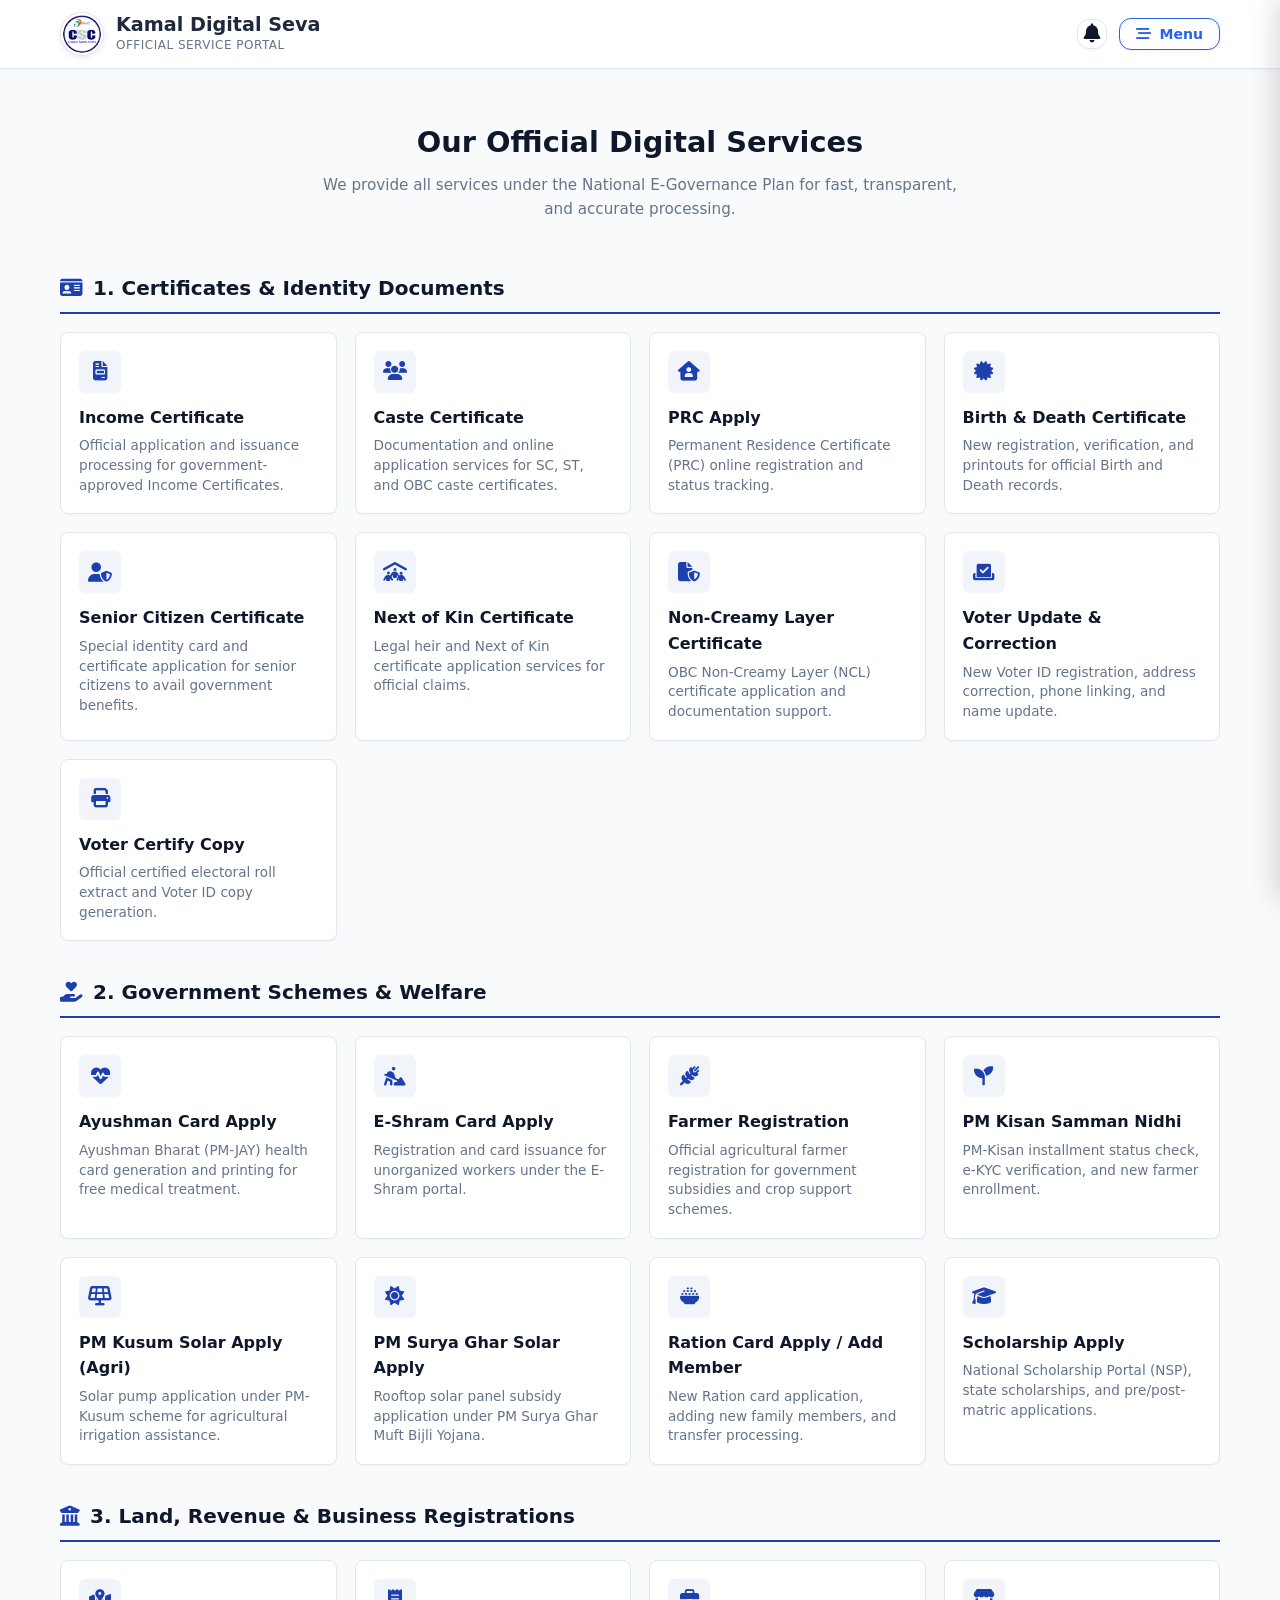
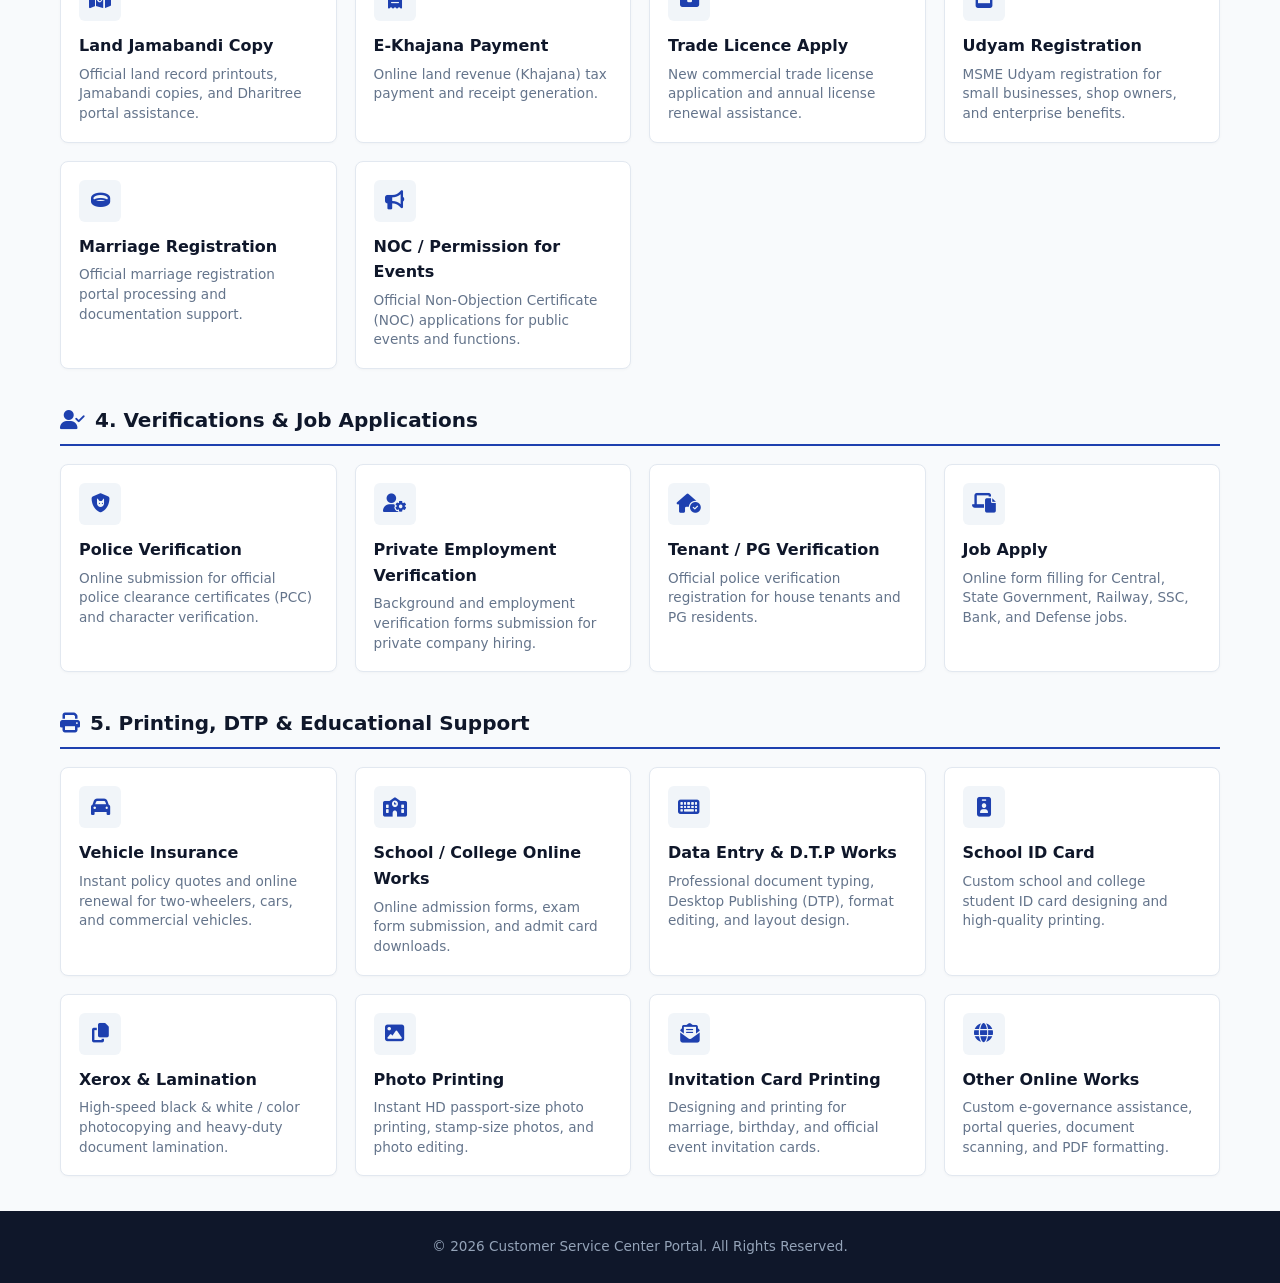
<file: services.html>
<!DOCTYPE html>
<html lang="en">
<head>
    <meta charset="UTF-8">
    <meta name="viewport" content="width=device-width, initial-scale=1.0">
    <title>Services | Kamal Digital Seva</title>
    <!-- Font Awesome Icons Link -->
    <link rel="stylesheet" href="https://cdnjs.cloudflare.com/ajax/libs/font-awesome/6.5.1/css/all.min.css">
    <link rel="stylesheet" href="style.css">
    <style>
        /* Modern Header Actions Layout & Button Styling */
        .header-actions {
            display: flex;
            align-items: center;
            gap: 12px;
        }

        .bell-container {
            position: relative;
            width: 30px;
            height: 30px;
            background: #ffffff;
            border: 1.5px solid #e2e8f0;
            border-radius: 12px;
            display: flex;
            align-items: center;
            justify-content: center;
            color: #0f172a;
            cursor: pointer;
            transition: all 0.2s ease;
            box-shadow: 0 1px 3px rgba(0, 0, 0, 0.04);
        }

        .bell-container:hover {
            border-color: #2563eb;
            color: #2563eb;
            transform: translateY(-1px);
        }

        .menu-toggle-btn {
            height: 32px;
            padding: 0 16px;
            background: #ffffff;
            border: 1.5px solid #2563eb;
            color: #2563eb;
            border-radius: 12px;
            font-family: inherit;
            font-size: 0.88rem;
            font-weight: 700;
            cursor: pointer;
            display: flex;
            align-items: center;
            gap: 8px;
            transition: all 0.2s cubic-bezier(0.4, 0, 0.2, 1);
            box-shadow: 0 1px 3px rgba(37, 99, 235, 0.08);
        }

        .menu-toggle-btn:hover {
            background: #2563eb;
            color: #ffffff;
            transform: translateY(-1px);
            box-shadow: 0 4px 12px rgba(37, 99, 235, 0.25);
        }

        .menu-toggle-btn i {
            font-size: 0.95rem;
        }

        /* Services Page Specific Styling */
        .services-header {
            text-align: center;
            margin-bottom: 30px;
            padding: 20px 10px;
        }

        .services-header h2 {
            font-size: 1.8rem;
            color: var(--primary, #0f172a);
            margin-bottom: 8px;
        }

        .services-header p {
            color: var(--text-muted, #64748b);
            font-size: 0.95rem;
            max-width: 650px;
            margin: 0 auto;
        }

        .category-section {
            margin-bottom: 35px;
        }

        .category-title {
            font-size: 1.25rem;
            color: var(--primary, #0f172a);
            border-bottom: 2px solid var(--secondary, #2563eb);
            padding-bottom: 8px;
            margin-bottom: 18px;
            display: flex;
            align-items: center;
            gap: 10px;
        }

        .category-title i {
            color: var(--secondary, #2563eb);
        }

        .services-grid {
            display: grid;
            grid-template-columns: repeat(auto-fit, minmax(250px, 1fr));
            gap: 18px;
        }

        .service-card {
            background: #ffffff;
            border: 1px solid var(--border-color, #e2e8f0);
            border-radius: 8px;
            padding: 18px;
            box-shadow: 0 1px 3px rgba(0,0,0,0.03);
            transition: transform 0.2s, box-shadow 0.2s;
        }

        .service-card:hover {
            transform: translateY(-2px);
            box-shadow: 0 4px 12px rgba(0,0,0,0.06);
        }

        .service-card .icon-box {
            width: 42px;
            height: 42px;
            background: #f1f5f9;
            color: var(--secondary, #2563eb);
            border-radius: 6px;
            display: flex;
            align-items: center;
            justify-content: center;
            font-size: 1.2rem;
            margin-bottom: 12px;
        }

        .service-card h4 {
            font-size: 1rem;
            color: var(--primary, #0f172a);
            margin-bottom: 6px;
        }

        .service-card p {
            font-size: 0.85rem;
            color: var(--text-muted, #64748b);
            line-height: 1.45;
        }
    </style>
</head>
<body>

    <!-- Header Navigation -->
    <header>
        <div class="header-container">
            <a href="index.html" class="brand">
                <img src="csc-logo.png" alt="CSC Digital Seva Logo" class="brand-logo-img">
                <div class="brand-title">
                    <h1 id="ui-center-name">Kamal Digital Seva</h1>
                    <p>Official Service Portal</p>
                </div>
            </a>
            
            <div class="header-actions">
                <!-- 🔔 Notification Bell Icon -->
                <div class="bell-container" id="bellIconBtn" title="Live Updates Notifications">
                    <i class="fa-solid fa-bell"></i>
                    <span id="bell-badge" class="bell-badge" style="display: none;">0</span>
                </div>
                <button class="menu-toggle-btn" id="openDrawerBtn" aria-label="Toggle Navigation">
                    <i class="fa-solid fa-bars-staggered"></i>
                    <span>Menu</span>
                </button>
            </div>
        </div>
    </header>

    <!-- Side Drawer Navigation -->
    <div class="sidebar-overlay" id="drawerOverlay"></div>
    <nav class="side-drawer" id="sideDrawer">
        <div class="drawer-header">
            <h3>Navigation Menu</h3>
            <button class="close-drawer-btn" id="closeDrawerBtn">&times;</button>
        </div>
        <ul class="drawer-menu">
            <li><a href="index.html"><i class="fa-solid fa-house"></i> Overview (Home)</a></li>
            <li><a href="about.html"><i class="fa-solid fa-building"></i> About Us</a></li>
            <li><a href="services.html" class="active-page"><i class="fa-solid fa-gears"></i> Services</a></li>
            <li><a href="updates.html"><i class="fa-solid fa-bullhorn"></i> Live Updates</a></li>
            <li><a href="contact.html"><i class="fa-solid fa-location-dot"></i> Contact Us</a></li>
            <li><a href="status.html"><i class="fa-solid fa-magnifying-glass"></i> Track Status</a></li>
            <li><a href="faq.html"><i class="fa-solid fa-circle-question"></i> FAQ</a></li>
        </ul>
    </nav>

    <!-- Main Container Content -->
    <div class="container">

        <!-- Page Header -->
        <div class="services-header">
            <h2>Our Official Digital Services</h2>
            <p>We provide all services under the National E-Governance Plan for fast, transparent, and accurate processing.</p>
        </div>

        <!-- 1. Certificates & Identity Services -->
        <section class="category-section">
            <h3 class="category-title"><i class="fa-solid fa-id-card"></i> 1. Certificates & Identity Documents</h3>
            <div class="services-grid">
                <div class="service-card">
                    <div class="icon-box"><i class="fa-solid fa-file-invoice"></i></div>
                    <h4>Income Certificate</h4>
                    <p>Official application and issuance processing for government-approved Income Certificates.</p>
                </div>
                <div class="service-card">
                    <div class="icon-box"><i class="fa-solid fa-users"></i></div>
                    <h4>Caste Certificate</h4>
                    <p>Documentation and online application services for SC, ST, and OBC caste certificates.</p>
                </div>
                <div class="service-card">
                    <div class="icon-box"><i class="fa-solid fa-house-user"></i></div>
                    <h4>PRC Apply</h4>
                    <p>Permanent Residence Certificate (PRC) online registration and status tracking.</p>
                </div>
                <div class="service-card">
                    <div class="icon-box"><i class="fa-solid fa-certificate"></i></div>
                    <h4>Birth & Death Certificate</h4>
                    <p>New registration, verification, and printouts for official Birth and Death records.</p>
                </div>
                <div class="service-card">
                    <div class="icon-box"><i class="fa-solid fa-user-shield"></i></div>
                    <h4>Senior Citizen Certificate</h4>
                    <p>Special identity card and certificate application for senior citizens to avail government benefits.</p>
                </div>
                <div class="service-card">
                    <div class="icon-box"><i class="fa-solid fa-people-roof"></i></div>
                    <h4>Next of Kin Certificate</h4>
                    <p>Legal heir and Next of Kin certificate application services for official claims.</p>
                </div>
                <div class="service-card">
                    <div class="icon-box"><i class="fa-solid fa-file-shield"></i></div>
                    <h4>Non-Creamy Layer Certificate</h4>
                    <p>OBC Non-Creamy Layer (NCL) certificate application and documentation support.</p>
                </div>
                <div class="service-card">
                    <div class="icon-box"><i class="fa-solid fa-check-to-slot"></i></div>
                    <h4>Voter Update & Correction</h4>
                    <p>New Voter ID registration, address correction, phone linking, and name update.</p>
                </div>
                <div class="service-card">
                    <div class="icon-box"><i class="fa-solid fa-print"></i></div>
                    <h4>Voter Certify Copy</h4>
                    <p>Official certified electoral roll extract and Voter ID copy generation.</p>
                </div>
            </div>
        </section>

        <!-- 2. Government Schemes & Welfare -->
        <section class="category-section">
            <h3 class="category-title"><i class="fa-solid fa-hand-holding-heart"></i> 2. Government Schemes & Welfare</h3>
            <div class="services-grid">
                <div class="service-card">
                    <div class="icon-box"><i class="fa-solid fa-heart-pulse"></i></div>
                    <h4>Ayushman Card Apply</h4>
                    <p>Ayushman Bharat (PM-JAY) health card generation and printing for free medical treatment.</p>
                </div>
                <div class="service-card">
                    <div class="icon-box"><i class="fa-solid fa-person-digging"></i></div>
                    <h4>E-Shram Card Apply</h4>
                    <p>Registration and card issuance for unorganized workers under the E-Shram portal.</p>
                </div>
                <div class="service-card">
                    <div class="icon-box"><i class="fa-solid fa-wheat-awn"></i></div>
                    <h4>Farmer Registration</h4>
                    <p>Official agricultural farmer registration for government subsidies and crop support schemes.</p>
                </div>
                <div class="service-card">
                    <div class="icon-box"><i class="fa-solid fa-seedling"></i></div>
                    <h4>PM Kisan Samman Nidhi</h4>
                    <p>PM-Kisan installment status check, e-KYC verification, and new farmer enrollment.</p>
                </div>
                <div class="service-card">
                    <div class="icon-box"><i class="fa-solid fa-solar-panel"></i></div>
                    <h4>PM Kusum Solar Apply (Agri)</h4>
                    <p>Solar pump application under PM-Kusum scheme for agricultural irrigation assistance.</p>
                </div>
                <div class="service-card">
                    <div class="icon-box"><i class="fa-solid fa-sun"></i></div>
                    <h4>PM Surya Ghar Solar Apply</h4>
                    <p>Rooftop solar panel subsidy application under PM Surya Ghar Muft Bijli Yojana.</p>
                </div>
                <div class="service-card">
                    <div class="icon-box"><i class="fa-solid fa-bowl-rice"></i></div>
                    <h4>Ration Card Apply / Add Member</h4>
                    <p>New Ration card application, adding new family members, and transfer processing.</p>
                </div>
                <div class="service-card">
                    <div class="icon-box"><i class="fa-solid fa-graduation-cap"></i></div>
                    <h4>Scholarship Apply</h4>
                    <p>National Scholarship Portal (NSP), state scholarships, and pre/post-matric applications.</p>
                </div>
            </div>
        </section>

        <!-- 3. Land, Revenue & Registrations -->
        <section class="category-section">
            <h3 class="category-title"><i class="fa-solid fa-building-columns"></i> 3. Land, Revenue & Business Registrations</h3>
            <div class="services-grid">
                <div class="service-card">
                    <div class="icon-box"><i class="fa-solid fa-map-location-dot"></i></div>
                    <h4>Land Jamabandi Copy</h4>
                    <p>Official land record printouts, Jamabandi copies, and Dharitree portal assistance.</p>
                </div>
                <div class="service-card">
                    <div class="icon-box"><i class="fa-solid fa-receipt"></i></div>
                    <h4>E-Khajana Payment</h4>
                    <p>Online land revenue (Khajana) tax payment and receipt generation.</p>
                </div>
                <div class="service-card">
                    <div class="icon-box"><i class="fa-solid fa-briefcase"></i></div>
                    <h4>Trade Licence Apply</h4>
                    <p>New commercial trade license application and annual license renewal assistance.</p>
                </div>
                <div class="service-card">
                    <div class="icon-box"><i class="fa-solid fa-store"></i></div>
                    <h4>Udyam Registration</h4>
                    <p>MSME Udyam registration for small businesses, shop owners, and enterprise benefits.</p>
                </div>
                <div class="service-card">
                    <div class="icon-box"><i class="fa-solid fa-ring"></i></div>
                    <h4>Marriage Registration</h4>
                    <p>Official marriage registration portal processing and documentation support.</p>
                </div>
                <div class="service-card">
                    <div class="icon-box"><i class="fa-solid fa-bullhorn"></i></div>
                    <h4>NOC / Permission for Events</h4>
                    <p>Official Non-Objection Certificate (NOC) applications for public events and functions.</p>
                </div>
            </div>
        </section>

        <!-- 4. Verifications & Employment -->
        <section class="category-section">
            <h3 class="category-title"><i class="fa-solid fa-user-check"></i> 4. Verifications & Job Applications</h3>
            <div class="services-grid">
                <div class="service-card">
                    <div class="icon-box"><i class="fa-solid fa-shield-cat"></i></div>
                    <h4>Police Verification</h4>
                    <p>Online submission for official police clearance certificates (PCC) and character verification.</p>
                </div>
                <div class="service-card">
                    <div class="icon-box"><i class="fa-solid fa-user-gear"></i></div>
                    <h4>Private Employment Verification</h4>
                    <p>Background and employment verification forms submission for private company hiring.</p>
                </div>
                <div class="service-card">
                    <div class="icon-box"><i class="fa-solid fa-house-circle-check"></i></div>
                    <h4>Tenant / PG Verification</h4>
                    <p>Official police verification registration for house tenants and PG residents.</p>
                </div>
                <div class="service-card">
                    <div class="icon-box"><i class="fa-solid fa-laptop-file"></i></div>
                    <h4>Job Apply</h4>
                    <p>Online form filling for Central, State Government, Railway, SSC, Bank, and Defense jobs.</p>
                </div>
            </div>
        </section>

        <!-- 5. Printing, DTP & Online Assistance -->
        <section class="category-section">
            <h3 class="category-title"><i class="fa-solid fa-print"></i> 5. Printing, DTP & Educational Support</h3>
            <div class="services-grid">
                <div class="service-card">
                    <div class="icon-box"><i class="fa-solid fa-car"></i></div>
                    <h4>Vehicle Insurance</h4>
                    <p>Instant policy quotes and online renewal for two-wheelers, cars, and commercial vehicles.</p>
                </div>
                <div class="service-card">
                    <div class="icon-box"><i class="fa-solid fa-school"></i></div>
                    <h4>School / College Online Works</h4>
                    <p>Online admission forms, exam form submission, and admit card downloads.</p>
                </div>
                <div class="service-card">
                    <div class="icon-box"><i class="fa-solid fa-keyboard"></i></div>
                    <h4>Data Entry & D.T.P Works</h4>
                    <p>Professional document typing, Desktop Publishing (DTP), format editing, and layout design.</p>
                </div>
                <div class="service-card">
                    <div class="icon-box"><i class="fa-solid fa-id-badge"></i></div>
                    <h4>School ID Card</h4>
                    <p>Custom school and college student ID card designing and high-quality printing.</p>
                </div>
                <div class="service-card">
                    <div class="icon-box"><i class="fa-solid fa-copy"></i></div>
                    <h4>Xerox & Lamination</h4>
                    <p>High-speed black & white / color photocopying and heavy-duty document lamination.</p>
                </div>
                <div class="service-card">
                    <div class="icon-box"><i class="fa-solid fa-image"></i></div>
                    <h4>Photo Printing</h4>
                    <p>Instant HD passport-size photo printing, stamp-size photos, and photo editing.</p>
                </div>
                <div class="service-card">
                    <div class="icon-box"><i class="fa-solid fa-envelope-open-text"></i></div>
                    <h4>Invitation Card Printing</h4>
                    <p>Designing and printing for marriage, birthday, and official event invitation cards.</p>
                </div>
                <div class="service-card">
                    <div class="icon-box"><i class="fa-solid fa-globe"></i></div>
                    <h4>Other Online Works</h4>
                    <p>Custom e-governance assistance, portal queries, document scanning, and PDF formatting.</p>
                </div>
            </div>
        </section>

    </div>

    <!-- Footer -->
    <footer>
        <p>© 2026 Customer Service Center Portal. All Rights Reserved.</p>
    </footer>

    <script src="script.js"></script>
</body>
</html>
</file>
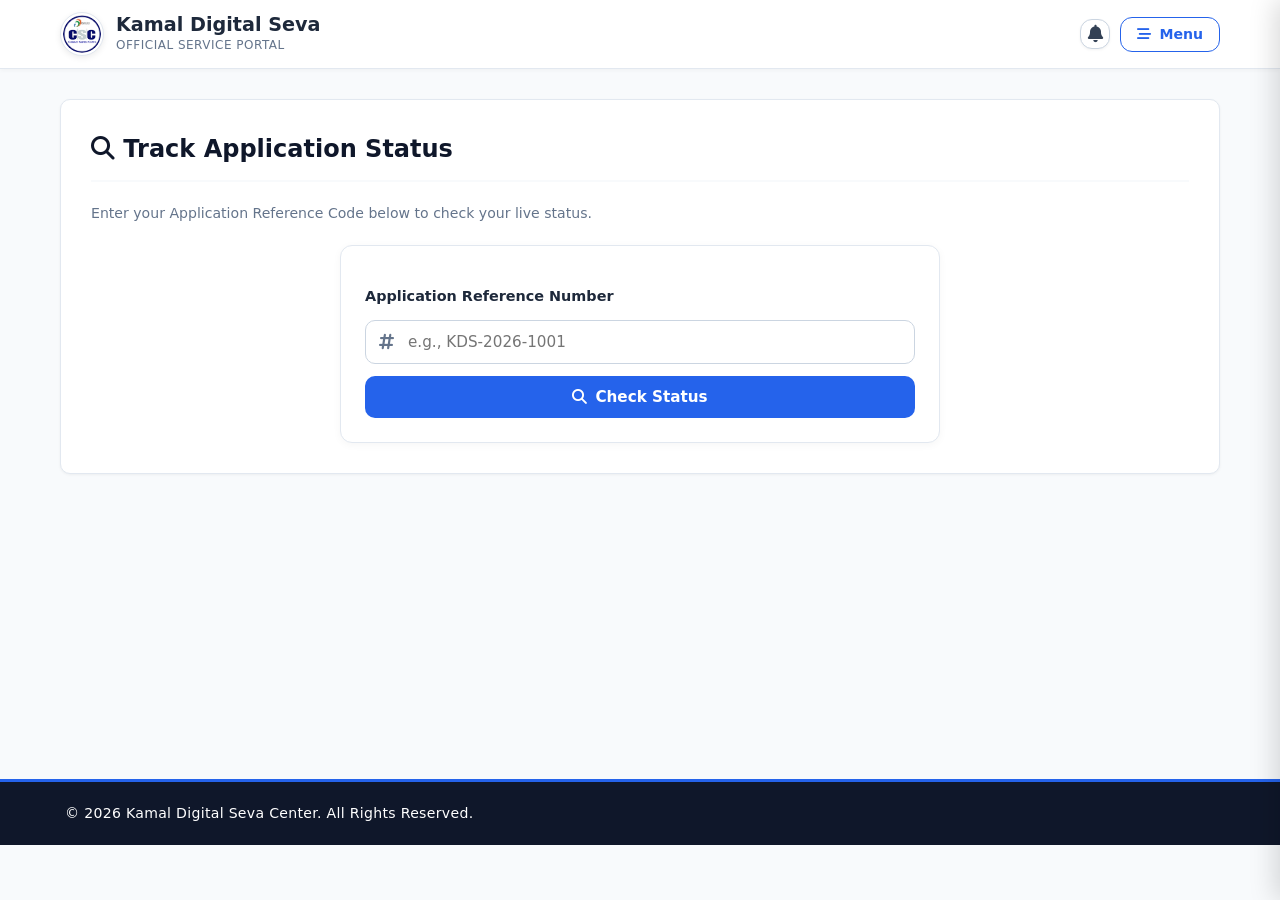
<file: status.html>
<!DOCTYPE html>
<html lang="en">
<head>
    <meta charset="UTF-8">
    <meta name="viewport" content="width=device-width, initial-scale=1.0">
    <title>Track Application Status | Kamal Digital Seva</title>
    <!-- Font Awesome Icons Link -->
    <link rel="stylesheet" href="https://cdnjs.cloudflare.com/ajax/libs/font-awesome/6.4.0/css/all.min.css">
    <link rel="stylesheet" href="style.css">
    <style>
        .header-actions {
            display: flex;
            align-items: center;
            gap: 10px;
        }

        .bell-btn {
            position: relative;
            width: 30px;
            height: 30px;
            background: #ffffff;
            border: 1px solid #cbd5e1;
            color: #334155;
            border-radius: 12px;
            display: flex;
            align-items: center;
            justify-content: center;
            font-size: 1.1rem;
            cursor: pointer;
            transition: all 0.2s cubic-bezier(0.4, 0, 0.2, 1);
            box-shadow: 0 1px 3px rgba(0, 0, 0, 0.05);
        }

        .bell-btn:hover {
            background: #eff6ff;
            color: #2563eb;
            border-color: #93c5fd;
            transform: translateY(-1px);
        }

        .bell-badge {
            position: absolute;
            top: -4px;
            right: -4px;
            background-color: #ef4444;
            color: #ffffff;
            font-size: 10px;
            font-weight: 700;
            min-width: 18px;
            height: 18px;
            padding: 0 4px;
            border-radius: 10px;
            display: flex;
            align-items: center;
            justify-content: center;
            border: 2px solid #ffffff;
        }

        .menu-toggle-btn {
            height: 35px;
            padding: 0 16px;
            background: #ffffff;
            border: 1.5px solid #2563eb;
            color: #2563eb;
            border-radius: 12px;
            font-family: inherit;
            font-size: 0.88rem;
            font-weight: 700;
            cursor: pointer;
            display: flex;
            align-items: center;
            gap: 8px;
            transition: all 0.2s cubic-bezier(0.4, 0, 0.2, 1);
        }

        .menu-toggle-btn:hover {
            background: #2563eb;
            color: #ffffff;
        }

        /* Status Checker UI Styling */
        .status-card-box {
            background: #ffffff;
            border: 1px solid #e2e8f0;
            border-radius: 12px;
            padding: 24px;
            box-shadow: 0 2px 8px rgba(0,0,0,0.04);
            max-width: 600px;
            margin: 0 auto;
        }

        .search-form-group {
            display: flex;
            flex-direction: column;
            gap: 12px;
            margin-top: 15px;
        }

        .search-input-wrapper {
            position: relative;
        }

        .search-input-wrapper i {
            position: absolute;
            left: 14px;
            top: 50%;
            transform: translateY(-50%);
            color: #64748b;
            font-size: 1.05rem;
        }

        .status-input {
            width: 100%;
            padding: 12px 14px 12px 42px;
            border: 1.5px solid #cbd5e1;
            border-radius: 10px;
            font-size: 0.95rem;
            outline: none;
            transition: border-color 0.2s ease, box-shadow 0.2s ease;
            box-sizing: border-box;
        }

        .status-input:focus {
            border-color: #2563eb;
            box-shadow: 0 0 0 3px rgba(37, 99, 235, 0.15);
        }

        .btn-check-status {
            background: #2563eb;
            color: #ffffff;
            border: none;
            padding: 12px 20px;
            border-radius: 10px;
            font-size: 0.95rem;
            font-weight: 700;
            cursor: pointer;
            display: flex;
            align-items: center;
            justify-content: center;
            gap: 8px;
            transition: background 0.2s ease, transform 0.1s ease;
        }

        .btn-check-status:hover {
            background: #1d4ed8;
            transform: translateY(-1px);
        }

        /* Status Result Box */
        .result-box {
            margin-top: 25px;
            display: none;
            animation: fadeIn 0.3s ease-in-out;
        }

        @keyframes fadeIn {
            from { opacity: 0; transform: translateY(8px); }
            to { opacity: 1; transform: translateY(0); }
        }

        .status-badge {
            display: inline-flex;
            align-items: center;
            gap: 6px;
            padding: 6px 12px;
            border-radius: 20px;
            font-size: 0.85rem;
            font-weight: 700;
            margin-bottom: 15px;
        }

        .status-ready {
            background: #dcfce7;
            color: #15803d;
            border: 1px solid #bbf7d0;
        }

        .status-pending {
            background: #fef3c7;
            color: #b45309;
            border: 1px solid #fde68a;
        }

        .alert-message-box {
            border-radius: 10px;
            padding: 16px;
            margin-top: 15px;
            font-size: 0.92rem;
            line-height: 1.5;
        }

        .alert-ready {
            background: #f0fdf4;
            border: 1.5px solid #22c55e;
            color: #14532d;
        }

        .alert-ready h4 {
            font-size: 1.05rem;
            color: #15803d;
            margin-bottom: 6px;
            display: flex;
            align-items: center;
            gap: 8px;
        }

        .alert-pending {
            background: #fffbeb;
            border: 1.5px solid #f59e0b;
            color: #78350f;
        }

        .alert-pending h4 {
            font-size: 1.05rem;
            color: #b45309;
            margin-bottom: 6px;
            display: flex;
            align-items: center;
            gap: 8px;
        }

        .info-grid {
            display: grid;
            grid-template-columns: 1fr 1fr;
            gap: 10px;
            background: #f8fafc;
            padding: 14px;
            border-radius: 8px;
            font-size: 0.88rem;
            color: #334155;
            margin-top: 10px;
        }

        .info-grid div span {
            display: block;
            font-size: 0.78rem;
            color: #64748b;
            font-weight: 600;
            text-transform: uppercase;
        }

        /* Left-Aligned Visible Footer Styling */
        footer {
            background: #0f172a;
            padding: 20px 16px;
            margin-top: 50px;
            border-top: 3px solid #2563eb;
            width: 100%;
            box-sizing: border-box;
        }

        .footer-content {
            max-width: 1150px;
            margin: 0 auto;
            text-align: left;
        }

        .footer-bottom-text {
            font-size: 0.88rem;
            color: #ffffff;
            font-weight: 500;
            margin: 0;
            text-align: left;
            letter-spacing: 0.3px;
        }
    </style>
</head>
<body>

    <!-- Header Navigation -->
    <header>
        <div class="header-container">
            <a href="index.html" class="brand">
                <img src="csc-logo.png" alt="CSC Digital Seva Logo" class="brand-logo-img">
                <div class="brand-title">
                    <h1 id="ui-center-name">Kamal Digital Seva</h1>
                    <p>Official Service Portal</p>
                </div>
            </a>
            
            <div class="header-actions">
                <button class="bell-btn" id="bellIconBtn" title="Live Updates Notifications" aria-label="Notifications">
                    <i class="fa-solid fa-bell"></i>
                    <span id="bell-badge" class="bell-badge" style="display: none;">0</span>
                </button>

                <button class="menu-toggle-btn" id="openDrawerBtn" aria-label="Toggle Navigation">
                    <i class="fa-solid fa-bars-staggered"></i>
                    <span>Menu</span>
                </button>
            </div>
        </div>
    </header>

    <!-- Side Drawer Navigation -->
    <div class="sidebar-overlay" id="drawerOverlay"></div>
    <nav class="side-drawer" id="sideDrawer">
        <div class="drawer-header">
            <h3>Navigation Menu</h3>
            <button class="close-drawer-btn" id="closeDrawerBtn">&times;</button>
        </div>
        <ul class="drawer-menu">
            <li><a href="index.html"><i class="fa-solid fa-house"></i> Overview (Home)</a></li>
            <li><a href="about.html"><i class="fa-solid fa-building"></i> About Us</a></li>
            <li><a href="services.html"><i class="fa-solid fa-gears"></i> Services</a></li>
            <li><a href="status.html" class="active-page"><i class="fa-solid fa-magnifying-glass"></i> Track Status</a></li>
            <li><a href="updates.html"><i class="fa-solid fa-bullhorn"></i> Live Updates</a></li>
            <li><a href="contact.html"><i class="fa-solid fa-location-dot"></i> Contact Us</a></li>
            <li><a href="faq.html"><i class="fa-solid fa-circle-question"></i> FAQ</a></li>
        </ul>
    </nav>

    <!-- Main Content Container -->
    <div class="container">
        <section class="page-box">
            <h3 class="page-title"><i class="fa-solid fa-magnifying-glass"></i> Track Application Status</h3>
            <p style="color: #64748b; font-size: 0.88rem; margin-bottom: 20px;">
                Enter your Application Reference Code below to check your live status.
            </p>

            <div class="status-card-box">
                <div class="search-form-group">
                    <label style="font-weight: 700; font-size: 0.9rem; color: #1e293b;">Application Reference Number</label>
                    <div class="search-input-wrapper">
                        <i class="fa-solid fa-hashtag"></i>
                        <input type="text" id="refInput" class="status-input" placeholder="e.g., KDS-2026-1001">
                    </div>
                    <button class="btn-check-status" onclick="checkApplicationStatus()">
                        <i class="fa-solid fa-search"></i> Check Status
                    </button>
                </div>

                <!-- Dynamic Status Result View -->
                <div class="result-box" id="resultBox"></div>
            </div>
        </section>
    </div>

    <!-- Corrected Footer -->
    <footer>
        <div class="footer-content">
            <p class="footer-bottom-text">&copy; 2026 Kamal Digital Seva Center. All Rights Reserved.</p>
        </div>
    </footer>

    <script src="script.js"></script>

    <!-- Google Sheet Connected Status Script -->
    <script>
        const GOOGLE_SHEET_SCRIPT_URL = "https://script.google.com/macros/s/AKfycbxZYTzqfU9Jx2Li-Wv5E7mqEFspIb7xIpbh5Eo-98zALTZ0sp8_C0IcxIUBMCN6yTht/exec";

        window.addEventListener('DOMContentLoaded', () => {
            const urlParams = new URLSearchParams(window.location.search);
            const refCode = urlParams.get('ref');

            if (refCode) {
                document.getElementById('refInput').value = refCode;
                checkApplicationStatus();
            }
        });

        async function checkApplicationStatus() {
            const inputVal = document.getElementById('refInput').value.trim();
            const resultBox = document.getElementById('resultBox');

            if (!inputVal) {
                resultBox.style.display = "block";
                resultBox.innerHTML = `
                    <div style="text-align: center; padding: 12px; color: #dc2626; background: #fef2f2; border: 1px solid #fecaca; border-radius: 8px; font-weight: 600; font-size: 0.9rem;">
                        <i class="fa-solid fa-circle-exclamation"></i> Please enter a valid Reference Number!
                    </div>
                `;
                return;
            }

            resultBox.style.display = "block";
            resultBox.innerHTML = `
                <div style="text-align: center; padding: 20px; color: #64748b;">
                    <i class="fa-solid fa-spinner fa-spin" style="font-size: 1.5rem; color: #2563eb;"></i>
                    <p style="margin-top: 8px; font-size: 0.9rem;">Checking status from database...</p>
                </div>
            `;

            try {
                const response = await fetch(`${GOOGLE_SHEET_SCRIPT_URL}?ref=${encodeURIComponent(inputVal)}`);
                const data = await response.json();

                if (data.found) {
                    renderStatusResult(data.refCode, data.customerName, data.status, data.serviceName);
                } else {
                    renderStatusResult(inputVal, "Applicant", "Processing", "Digital Service Application");
                }
            } catch (error) {
                console.error("Error fetching status:", error);
                resultBox.innerHTML = `
                    <div style="text-align: center; padding: 15px; color: #e11d48; background: #ffe4e6; border-radius: 8px; margin-top: 15px;">
                        ❌ Unable to fetch status. Please check your Reference Code or try again later.
                    </div>
                `;
            }
        }

        function renderStatusResult(refNo, customerName, status, serviceName) {
            const resultBox = document.getElementById('resultBox');
            const isReady = String(status).trim().toLowerCase() === "ready";
            const displayName = customerName || "Applicant";

            if (isReady) {
                resultBox.innerHTML = `
                    <div style="border-top: 1px solid #e2e8f0; padding-top: 15px; margin-top: 15px;">
                        <span class="status-badge status-ready">
                            <i class="fa-solid fa-circle-check"></i> Ready For Collection
                        </span>

                        <div class="info-grid">
                            <div><span>Applicant Name</span> <strong>${displayName}</strong></div>
                            <div><span>Reference No</span> <strong>${refNo.toUpperCase()}</strong></div>
                            <div style="grid-column: span 2;"><span>Service Name</span> <strong>${serviceName}</strong></div>
                        </div>

                        <div class="alert-message-box alert-ready">
                            <h4><i class="fa-solid fa-bullhorn"></i> Application Ready!</h4>
                            <p>Hello <strong>${displayName}</strong>, your application is completely ready! Please visit <strong>Kamal Digital Seva Center</strong> with your Acknowledgement Receipt to collect your document.</p>
                        </div>
                    </div>
                `;
            } else {
                resultBox.innerHTML = `
                    <div style="border-top: 1px solid #e2e8f0; padding-top: 15px; margin-top: 15px;">
                        <span class="status-badge status-pending">
                            <i class="fa-solid fa-hourglass-half"></i> Under Process
                        </span>

                        <div class="info-grid">
                            <div><span>Applicant Name</span> <strong>${displayName}</strong></div>
                            <div><span>Reference No</span> <strong>${refNo.toUpperCase()}</strong></div>
                            <div style="grid-column: span 2;"><span>Service Name</span> <strong>${serviceName}</strong></div>
                        </div>

                        <div class="alert-message-box alert-pending">
                            <h4><i class="fa-solid fa-clock"></i> Application Under Process</h4>
                            <p>Hello <strong>${displayName}</strong>, your application is currently under process. Once completed, the status will be updated here for collection.</p>
                        </div>
                    </div>
                `;
            }
        }
    </script>
</body>
</html>
</file>
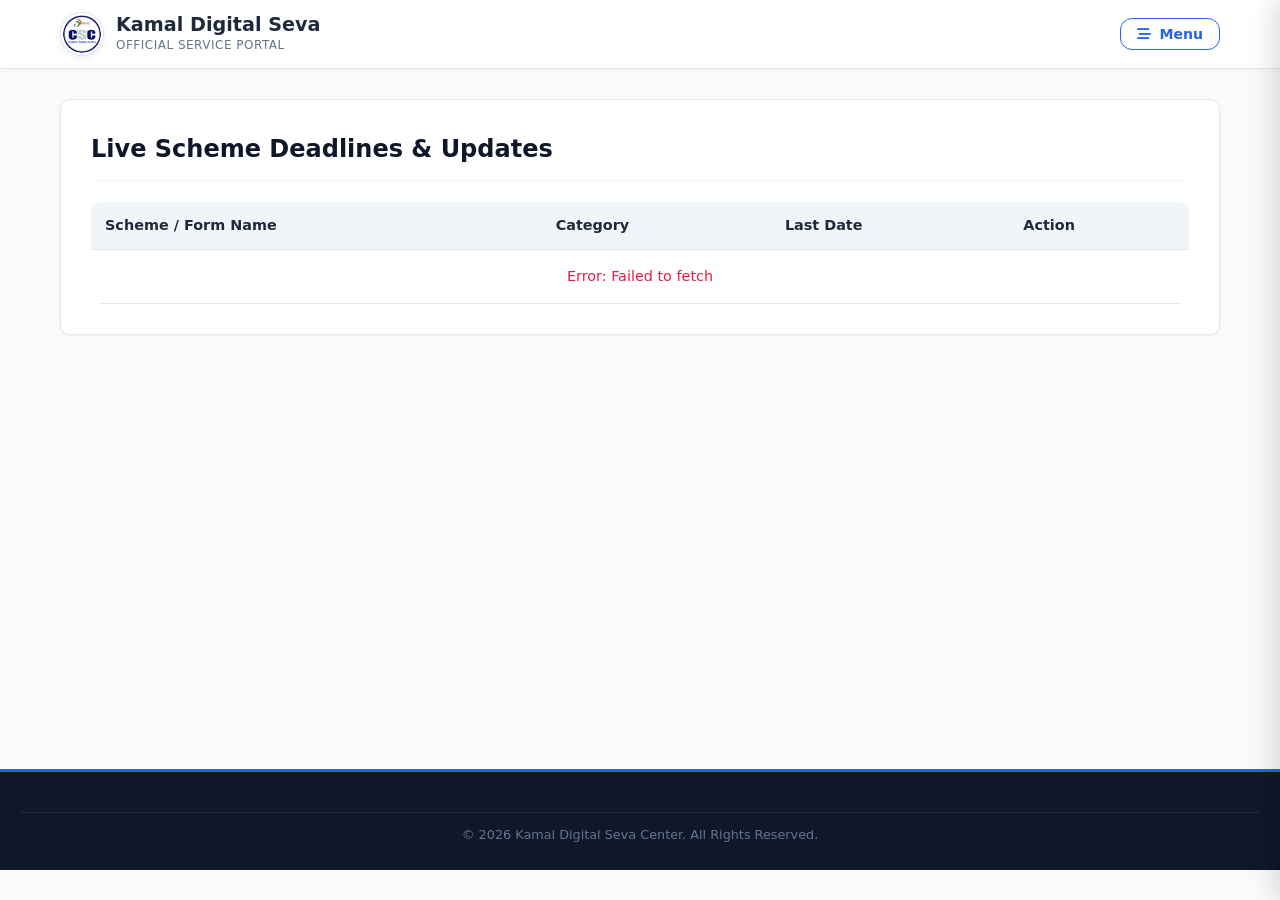
<file: updates.html>
<!DOCTYPE html>
<html lang="en">
<head>
    <meta charset="UTF-8">
    <meta name="viewport" content="width=device-width, initial-scale=1.0">
    <title>Live Updates | CSC Digital Seva</title>
    <!-- Font Awesome Icons Link -->
    <link rel="stylesheet" href="https://cdnjs.cloudflare.com/ajax/libs/font-awesome/6.4.0/css/all.min.css">
    <link rel="stylesheet" href="style.css">
    <style>
        /* Mobile-Friendly Table & Responsive Layout Fixes */
        .table-responsive {
            width: 100%;
            overflow-x: auto;
            -webkit-overflow-scrolling: touch;
            margin-top: 15px;
            border-radius: 10px;
        }

        .data-table {
            width: 100%;
            border-collapse: collapse;
            min-width: 550px; /* Squeeze hone se rokta hai */
            background: #ffffff;
        }

        .data-table th, 
        .data-table td {
            padding: 12px 14px;
            text-align: left;
            vertical-align: middle;
            border-bottom: 1px solid #e2e8f0;
            font-size: 0.9rem;
        }

        .data-table th {
            background-color: #f1f5f9;
            color: #1e293b;
            font-weight: 700;
            white-space: nowrap;
        }

        /* Date Badges Non-breaking Fix */
        .date-badge,
        .data-table td span,
        .data-table td .badge {
            white-space: nowrap; /* Date toot kar multiple lines me nahi jayegi */
            display: inline-block;
        }

        /* Header Action Buttons */
        .header-actions {
            display: flex;
            align-items: center;
            gap: 10px;
        }

        .menu-toggle-btn {
            height: 32px;
            padding: 0 16px;
            background: #ffffff;
            border: 1.5px solid #2563eb;
            color: #2563eb;
            border-radius: 12px;
            font-family: inherit;
            font-size: 0.88rem;
            font-weight: 700;
            cursor: pointer;
            display: flex;
            align-items: center;
            gap: 8px;
            transition: all 0.2s ease;
        }

        .menu-toggle-btn:hover {
            background: #2563eb;
            color: #ffffff;
        }

        /* Short & Clean Footer */
        footer {
            background: #0f172a;
            color: #cbd5e1;
            padding: 25px 20px;
            margin-top: 40px;
            text-align: center;
            border-top: 3px solid #2563eb;
        }

        .footer-content {
            max-width: 900px;
            margin: 0 auto;
        }

        .footer-content h3 {
            color: #ffffff;
            font-size: 1.15rem;
            margin-bottom: 6px;
            font-weight: 700;
        }

        .footer-content p {
            font-size: 0.88rem;
            color: #94a3b8;
            margin: 4px 0;
            line-height: 1.5;
        }

        .footer-timing {
            margin-top: 8px;
            font-size: 0.85rem;
            color: #e2e8f0;
        }

        .footer-bottom-text {
            margin-top: 15px;
            padding-top: 12px;
            border-top: 1px solid #1e293b;
            font-size: 0.8rem;
            color: #64748b;
        }
    </style>
</head>
<body>

    <!-- Header Navigation -->
    <header>
        <div class="header-container">
            <a href="index.html" class="brand">
                <img src="csc-logo.png" alt="CSC Digital Seva Logo" class="brand-logo-img">
                <div class="brand-title">
                    <h1 id="ui-center-name">Kamal Digital Seva Center</h1>
                    <p>Official Service Portal</p>
                </div>
            </a>
            
            <div class="header-actions">
                <button class="menu-toggle-btn" id="openDrawerBtn" aria-label="Toggle Navigation">
                    <i class="fa-solid fa-bars-staggered"></i>
                    <span>Menu</span>
                </button>
            </div>
        </div>
    </header>

    <!-- Side Drawer Navigation -->
    <div class="sidebar-overlay" id="drawerOverlay"></div>
    <nav class="side-drawer" id="sideDrawer">
        <div class="drawer-header">
            <h3>Navigation Menu</h3>
            <button class="close-drawer-btn" id="closeDrawerBtn">&times;</button>
        </div>
        <ul class="drawer-menu">
            <li><a href="index.html"><i class="fa-solid fa-house"></i> Overview (Home)</a></li>
            <li><a href="about.html"><i class="fa-solid fa-building"></i> About Us</a></li>
            <li><a href="services.html"><i class="fa-solid fa-gears"></i> Services</a></li>
            <li><a href="updates.html"><i class="fa-solid fa-bullhorn"></i> Live Updates</a></li>
            <li><a href="contact.html"><i class="fa-solid fa-location-dot"></i> Contact Us</a></li>
            <li><a href="status.html"><i class="fa-solid fa-magnifying-glass"></i> Track Status</a></li>
            <li><a href="faq.html"><i class="fa-solid fa-circle-question"></i> FAQ</a></li>
        </ul>
    </nav>

    <!-- Main Content -->
    <div class="container">
        <section class="page-box">
            <h2 class="page-title">Live Scheme Deadlines & Updates</h2>
            
            <!-- Mobile Friendly Table Wrapper -->
            <div class="table-responsive">
                <table class="data-table">
                    <thead>
                        <tr>
                            <th>Scheme / Form Name</th>
                            <th>Category</th>
                            <th>Last Date</th>
                            <th>Action</th>
                        </tr>
                    </thead>
                    <tbody id="live-data-tbody">
                        <!-- Loaded dynamically via script.js -->
                    </tbody>
                </table>
            </div>
        </section>
    </div>

    <!-- Clean Footer -->
    <footer>  
            <div class="footer-bottom-text">
                <p>© 2026 Kamal Digital Seva Center. All Rights Reserved.</p>
            </div>
        
    </footer>

    <script src="script.js"></script>
</body>
</html>
</file>
<file: style.css>
/* CSS Reset & Color Variables */
:root {
    --primary: #0f172a;
    --secondary: #1e40af;
    --accent: #2563eb;
    --success: #16a34a;
    --light-bg: #f8fafc;
    --border-color: #e2e8f0;
    --text-dark: #1e293b;
    --text-muted: #64748b;
    --drawer-width: 280px;
}

* {
    margin: 0;
    padding: 0;
    box-sizing: border-box;
    font-family: 'Segoe UI', system-ui, -apple-system, sans-serif;
}

body {
    background-color: var(--light-bg);
    color: var(--text-dark);
    line-height: 1.6;
}

/* Header */
header {
    background: #ffffff;
    border-bottom: 1px solid var(--border-color);
    position: sticky;
    top: 0;
    z-index: 100;
    box-shadow: 0 2px 4px rgba(0,0,0,0.03);
}

.header-container {
    max-width: 1200px;
    margin: 0 auto;
    padding: 12px 20px;
    display: flex;
    justify-content: space-between;
    align-items: center;
}

.brand {
    display: flex;
    align-items: center;
    gap: 12px;
    text-decoration: none;
}

/* CSC Image Logo Styling */
.brand-logo-img {
    width: 44px;
    height: 44px;
    object-fit: contain;
    border-radius: 50%;
    background: #ffffff;
    padding: 2px;
    border: 1px solid var(--border-color);
    box-shadow: 0 2px 6px rgba(0, 0, 0, 0.08);
    flex-shrink: 0;
}

/* Fallback Text Badge (Optional) */
.brand-badge {
    background: var(--primary);
    color: white;
    font-weight: 700;
    padding: 6px 12px;
    border-radius: 6px;
    font-size: 1.1rem;
}

.brand-title h1 {
    font-size: 1.2rem;
    color: var(--text-dark);
    font-weight: 700;
    line-height: 1.2;
}

.brand-title p {
    font-size: 0.75rem;
    color: var(--text-muted);
    text-transform: uppercase;
    letter-spacing: 0.5px;
}

/* Header Actions & Notification Bell */
.header-actions {
    display: flex;
    align-items: center;
    gap: 12px;
}

.bell-container {
    position: relative;
    cursor: pointer;
    font-size: 1.2rem;
    color: var(--text-dark);
    padding: 8px 12px;
    background: #f1f5f9;
    border: 1px solid var(--border-color);
    border-radius: 6px;
    display: flex;
    align-items: center;
    justify-content: center;
    transition: background 0.2s ease, border-color 0.2s ease;
}

.bell-container:hover {
    background: #e2e8f0;
    border-color: #cbd5e1;
}

.bell-badge {
    position: absolute;
    top: -5px;
    right: -5px;
    background-color: #e11d48;
    color: #ffffff;
    font-size: 0.7rem;
    font-weight: 700;
    min-width: 18px;
    height: 18px;
    border-radius: 50%;
    display: flex;
    align-items: center;
    justify-content: center;
    border: 2px solid #ffffff;
    box-shadow: 0 2px 4px rgba(0, 0, 0, 0.15);
}

/* Side Menu Button */
.menu-toggle-btn {
    background: transparent;
    border: 1px solid var(--border-color);
    border-radius: 6px;
    padding: 8px 14px;
    cursor: pointer;
    display: flex;
    align-items: center;
    gap: 8px;
    font-weight: 600;
    color: var(--text-dark);
}

.menu-toggle-btn:hover { background: #f1f5f9; }

/* Side Drawer Menu */
.sidebar-overlay {
    position: fixed;
    top: 0;
    left: 0;
    width: 100%;
    height: 100%;
    background: rgba(15, 23, 42, 0.5);
    z-index: 998;
    opacity: 0;
    visibility: hidden;
    transition: all 0.3s ease;
}

.sidebar-overlay.active {
    opacity: 1;
    visibility: visible;
}

.side-drawer {
    position: fixed;
    top: 0;
    right: calc(-1 * var(--drawer-width));
    width: var(--drawer-width);
    height: 100%;
    background: #ffffff;
    z-index: 999;
    box-shadow: -5px 0 25px rgba(0,0,0,0.15);
    transition: right 0.3s cubic-bezier(0.4, 0, 0.2, 1);
    display: flex;
    flex-direction: column;
}

.side-drawer.open { right: 0; }

.drawer-header {
    padding: 20px;
    background: var(--primary);
    color: white;
    display: flex;
    justify-content: space-between;
    align-items: center;
}

.close-drawer-btn {
    background: transparent;
    border: none;
    color: white;
    font-size: 1.5rem;
    cursor: pointer;
}

.drawer-menu {
    list-style: none;
    padding: 15px 0;
    flex-grow: 1;
}

.drawer-menu li a {
    display: flex;
    align-items: center;
    gap: 12px;
    padding: 14px 24px;
    text-decoration: none;
    color: var(--text-dark);
    font-weight: 600;
    font-size: 0.95rem;
    border-left: 4px solid transparent;
}

.drawer-menu li a:hover, .drawer-menu li a.active-page {
    background: #f1f5f9;
    color: var(--accent);
    border-left-color: var(--accent);
}

/* Page Layout */
.container {
    max-width: 1200px;
    margin: 30px auto;
    padding: 0 20px;
    min-height: 70vh;
}

.page-box {
    background: #ffffff;
    border: 1px solid var(--border-color);
    border-radius: 10px;
    padding: 30px;
    margin-bottom: 30px;
    box-shadow: 0 1px 3px rgba(0,0,0,0.05);
}

.page-title {
    font-size: 1.5rem;
    color: var(--primary);
    font-weight: 700;
    border-bottom: 2px solid var(--light-bg);
    padding-bottom: 12px;
    margin-bottom: 20px;
}

/* ==========================================
   Image Banner Auto-Slider
   ========================================== */
.slider-container {
    position: relative;
    width: 100%;
    margin: 15px 0 25px 0;
    border-radius: 12px;
    overflow: hidden;
    box-shadow: 0 4px 15px rgba(0, 0, 0, 0.12);
    background-color: #f8fafc;
}

.slider-wrapper {
    display: flex;
    transition: transform 0.5s ease-in-out;
    width: 100%;
}

.slide {
    min-width: 100%;
    box-sizing: border-box;
}

.banner-img {
    width: 100%;
    height: auto;
    display: block;
    object-fit: cover;
}

/* Side Navigation Arrows (Hidden) */
.slider-btn {
    display: none !important;
}

/* Slide Indicators (Dots) */
.slider-dots {
    position: absolute;
    bottom: 10px;
    left: 50%;
    transform: translateX(-50%);
    display: flex;
    gap: 8px;
    z-index: 10;
}

.dot {
    width: 8px;
    height: 8px;
    background: rgba(255, 255, 255, 0.5);
    border-radius: 50%;
    cursor: pointer;
    transition: all 0.3s ease;
}

.dot.active {
    background: #ffffff;
    width: 22px;
    border-radius: 10px;
}

/* Grids & Cards */
.grid-cards {
    display: grid;
    grid-template-columns: repeat(auto-fit, minmax(260px, 1fr));
    gap: 20px;
}

.card-item {
    border: 1px solid var(--border-color);
    border-radius: 8px;
    padding: 20px;
    background: #ffffff;
}

.card-item h4 { color: var(--primary); margin-bottom: 8px; }
.card-item p { font-size: 0.9rem; color: var(--text-muted); }

/* Table Styling */
.table-responsive { overflow-x: auto; }
.data-table { width: 100%; border-collapse: collapse; text-align: left; }
.data-table th { background: #f1f5f9; color: var(--primary); padding: 12px 16px; border-bottom: 2px solid var(--border-color); }
.data-table td { padding: 14px 16px; border-bottom: 1px solid var(--border-color); font-size: 0.9rem; }
.badge-deadline { background: #fee2e2; color: #b91c1c; padding: 4px 8px; border-radius: 4px; font-weight: 700; font-size: 0.8rem; }
.btn-action { background: var(--success); color: white; padding: 6px 12px; border-radius: 4px; text-decoration: none; font-size: 0.82rem; font-weight: 600; }
.btn-download { display: block; text-align: center; background: var(--secondary); color: white; text-decoration: none; padding: 8px; border-radius: 6px; font-weight: 600; margin-top: 10px; font-size: 0.85rem; }

/* ==========================================
   Apply Confirmation Modal Styling
   ========================================== */
.modal-overlay {
    position: fixed;
    top: 0;
    left: 0;
    width: 100%;
    height: 100%;
    background: rgba(15, 23, 42, 0.6);
    backdrop-filter: blur(4px);
    z-index: 1000;
    display: flex;
    align-items: center;
    justify-content: center;
    padding: 20px;
    opacity: 0;
    visibility: hidden;
    transition: all 0.3s ease;
}

.modal-overlay.active {
    opacity: 1;
    visibility: visible;
}

.modal-card {
    background: #ffffff;
    border-radius: 12px;
    max-width: 480px;
    width: 100%;
    max-height: 90vh;
    overflow-y: auto;
    box-shadow: 0 10px 25px rgba(0, 0, 0, 0.2);
    padding: 24px;
    transform: translateY(20px);
    transition: transform 0.3s ease;
}

.modal-overlay.active .modal-card {
    transform: translateY(0);
}

.modal-header {
    display: flex;
    justify-content: space-between;
    align-items: center;
    border-bottom: 1px solid var(--border-color);
    padding-bottom: 12px;
    margin-bottom: 16px;
}

.modal-title {
    font-size: 1.1rem;
    font-weight: 700;
    color: var(--primary);
}

.close-modal-btn {
    background: transparent;
    border: none;
    font-size: 1.5rem;
    cursor: pointer;
    color: var(--text-muted);
    line-height: 1;
}

.guidelines-box {
    background: #f8fafc;
    border: 1px solid #cbd5e1;
    border-left: 4px solid var(--accent);
    padding: 12px 15px;
    border-radius: 6px;
    margin-bottom: 16px;
    font-size: 0.85rem;
    color: var(--text-dark);
}

.guidelines-box h5 {
    color: var(--primary);
    margin-bottom: 6px;
    font-size: 0.9rem;
}

.guidelines-box ul {
    padding-left: 18px;
    margin: 0;
}

.guidelines-box li {
    margin-bottom: 4px;
}

.apply-form .form-group {
    margin-bottom: 14px;
}

.apply-form label {
    display: block;
    font-size: 0.85rem;
    font-weight: 600;
    color: var(--text-dark);
    margin-bottom: 5px;
}

.apply-form input, 
.apply-form textarea {
    width: 100%;
    padding: 10px 12px;
    border: 1px solid var(--border-color);
    border-radius: 6px;
    font-size: 0.9rem;
    outline: none;
    transition: border-color 0.2s;
}

.apply-form input:focus, 
.apply-form textarea:focus {
    border-color: var(--accent);
}

.modal-actions {
    display: flex;
    gap: 10px;
    margin-top: 20px;
}

.btn-submit-apply {
    flex: 1;
    background: var(--success);
    color: white;
    border: none;
    padding: 12px;
    border-radius: 6px;
    font-weight: 600;
    cursor: pointer;
    font-size: 0.95rem;
    text-align: center;
}

.btn-submit-apply:hover {
    background: #15803d;
}

.btn-cancel-modal {
    background: #e2e8f0;
    color: var(--text-dark);
    border: none;
    padding: 12px 18px;
    border-radius: 6px;
    font-weight: 600;
    cursor: pointer;
    font-size: 0.95rem;
}

/* Footer */
footer {
    background: var(--primary);
    color: #94a3b8;
    padding: 25px 20px;
    text-align: center;
    font-size: 0.85rem;
}
</file>
